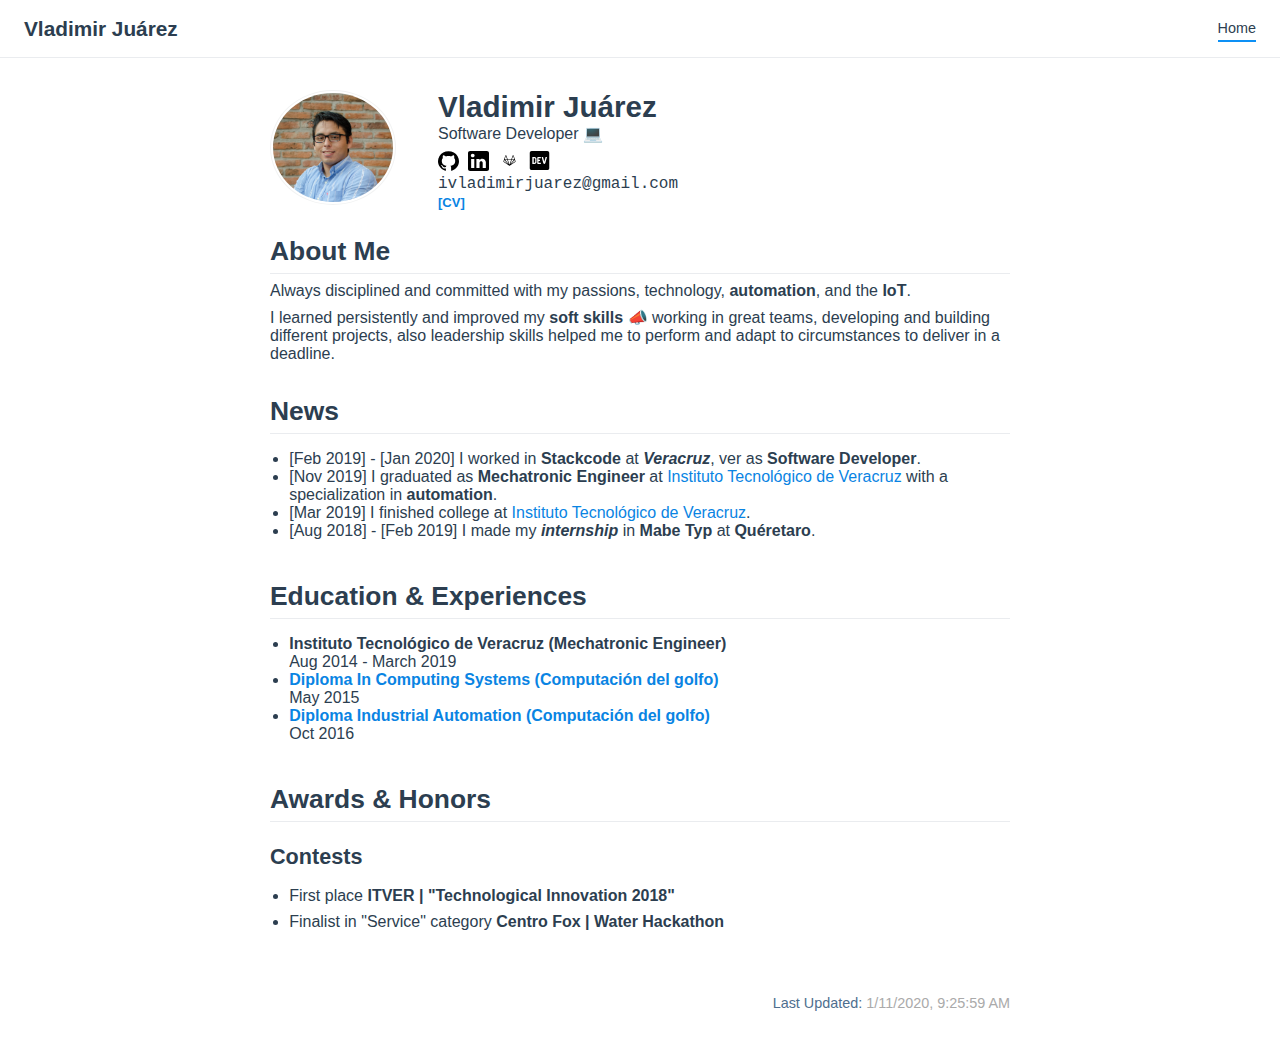
<file: index.html>
<!DOCTYPE html>
<html lang="en-US">
  <head>
    <meta charset="utf-8">
    <meta name="viewport" content="width=device-width,initial-scale=1">
    <title>Vladimir Juárez</title>
    <meta name="description" content="The description of the site.">
    <link rel="icon" href="/logo.png">
    
    <link rel="preload" href="/assets/css/0.styles.b7449495.css" as="style"><link rel="preload" href="/assets/js/app.80402324.js" as="script"><link rel="preload" href="/assets/js/2.075c92d6.js" as="script"><link rel="preload" href="/assets/js/7.9bd7fcdf.js" as="script"><link rel="preload" href="/assets/js/4.9dccd740.js" as="script"><link rel="prefetch" href="/assets/js/10.23a08a59.js"><link rel="prefetch" href="/assets/js/11.7f446b4d.js"><link rel="prefetch" href="/assets/js/12.45c3cc7c.js"><link rel="prefetch" href="/assets/js/13.9e7f94f6.js"><link rel="prefetch" href="/assets/js/14.843b30e7.js"><link rel="prefetch" href="/assets/js/15.33285863.js"><link rel="prefetch" href="/assets/js/16.cf9fee51.js"><link rel="prefetch" href="/assets/js/3.06951db2.js"><link rel="prefetch" href="/assets/js/5.54adec9b.js"><link rel="prefetch" href="/assets/js/6.67793f9c.js"><link rel="prefetch" href="/assets/js/8.0b9ac142.js"><link rel="prefetch" href="/assets/js/9.cc37005e.js">
    <link rel="stylesheet" href="/assets/css/0.styles.b7449495.css">
  </head>
  <body>
    <div id="app" data-server-rendered="true"><div class="theme-container no-sidebar home-page"><header class="navbar"><div class="sidebar-button"><svg xmlns="http://www.w3.org/2000/svg" aria-hidden="true" role="img" viewBox="0 0 448 512" class="icon"><path fill="currentColor" d="M436 124H12c-6.627 0-12-5.373-12-12V80c0-6.627 5.373-12 12-12h424c6.627 0 12 5.373 12 12v32c0 6.627-5.373 12-12 12zm0 160H12c-6.627 0-12-5.373-12-12v-32c0-6.627 5.373-12 12-12h424c6.627 0 12 5.373 12 12v32c0 6.627-5.373 12-12 12zm0 160H12c-6.627 0-12-5.373-12-12v-32c0-6.627 5.373-12 12-12h424c6.627 0 12 5.373 12 12v32c0 6.627-5.373 12-12 12z"></path></svg></div> <a href="/" class="home-link router-link-exact-active router-link-active"><!----> <span class="site-name">Vladimir Juárez</span></a> <div class="links"><!----> <nav class="nav-links can-hide"><div class="nav-item"><a href="/" class="nav-link router-link-exact-active router-link-active">Home</a></div> <!----></nav></div></header> <div class="sidebar-mask"></div> <aside class="sidebar"><nav class="nav-links"><div class="nav-item"><a href="/" class="nav-link router-link-exact-active router-link-active">Home</a></div> <!----></nav>  <!----> </aside> <main class="page"> <div class="theme-default-content content__default"><div class="profile"><div class="image"><img src="/profile.jpg" alt></div> <div class="info"><div class="name">
      Vladimir Juárez
    </div> <div class="bio"><p>Software Developer 💻</p></div> <div class="socials"><div><a href="https://github.com/vladimirjv" target="_blank"><img src="/icons/github.svg" alt="github" title="github"></a></div><div><a href="https://www.linkedin.com/in/vladimir-juarez/" target="_blank"><img src="/icons/linkedin-mono.svg" alt="linkedin" title="linkedin"></a></div><div><a href="https://gitlab.com/vladimirjv" target="_blank"><img src="/icons/gitlab-mono.svg" alt="gitlab" title="gitlab"></a></div><div><a href="https://dev.to/vladimirjv" target="_blank"><img src="/icons/devto.svg" alt="devto" title="devto"></a></div></div> <div class="contact"><div title="Contact me" class="email">ivladimirjuarez@gmail.com</div></div> <div><a target="_blank" href="docs/ivladimirjuarezcv.pdf" title="Download my CV in PDF"><font size="2em" color=""><b>[CV]</b></font></a></div></div></div> <h2 id="about-me">About Me</h2> <p>Always disciplined and committed with my passions, technology, <strong>automation</strong>, and the <strong>IoT</strong>.</p> <p>I learned persistently and improved my <strong>soft skills</strong> 📣 working in great teams, developing and building different projects, also leadership skills helped me to perform and adapt to circumstances to deliver in a deadline.</p> <h2 id="news">News</h2> <ul><li>[Feb 2019] - [Jan 2020] I worked in <strong>Stackcode</strong> at <em><strong>Veracruz</strong></em>, ver as <strong>Software Developer</strong>.</li> <li>[Nov 2019] I graduated as <strong>Mechatronic Engineer</strong> at <a href="http://www.itver.edu.mx/" target="_blank" rel="noopener noreferrer">Instituto Tecnológico de Veracruz<svg xmlns="http://www.w3.org/2000/svg" aria-hidden="true" x="0px" y="0px" viewBox="0 0 100 100" width="15" height="15" class="icon outbound"><path fill="currentColor" d="M18.8,85.1h56l0,0c2.2,0,4-1.8,4-4v-32h-8v28h-48v-48h28v-8h-32l0,0c-2.2,0-4,1.8-4,4v56C14.8,83.3,16.6,85.1,18.8,85.1z"></path> <polygon fill="currentColor" points="45.7,48.7 51.3,54.3 77.2,28.5 77.2,37.2 85.2,37.2 85.2,14.9 62.8,14.9 62.8,22.9 71.5,22.9"></polygon></svg></a> with a specialization in <strong>automation</strong>.</li> <li>[Mar 2019] I finished college at <a href="http://www.itver.edu.mx/" target="_blank" rel="noopener noreferrer">Instituto Tecnológico de Veracruz<svg xmlns="http://www.w3.org/2000/svg" aria-hidden="true" x="0px" y="0px" viewBox="0 0 100 100" width="15" height="15" class="icon outbound"><path fill="currentColor" d="M18.8,85.1h56l0,0c2.2,0,4-1.8,4-4v-32h-8v28h-48v-48h28v-8h-32l0,0c-2.2,0-4,1.8-4,4v56C14.8,83.3,16.6,85.1,18.8,85.1z"></path> <polygon fill="currentColor" points="45.7,48.7 51.3,54.3 77.2,28.5 77.2,37.2 85.2,37.2 85.2,14.9 62.8,14.9 62.8,22.9 71.5,22.9"></polygon></svg></a>.</li> <li>[Aug 2018] - [Feb 2019] I made my <em><strong>internship</strong></em> in <strong>Mabe Typ</strong> at <strong>Quéretaro</strong>.</li></ul> <h2 id="education-experiences">Education &amp; Experiences</h2> <ul><li><strong>Instituto Tecnológico de Veracruz (Mechatronic Engineer)</strong> <br>
Aug 2014 - March 2019</li> <li><a href="docs/systemsDiploma.pdf"><strong>Diploma In Computing Systems (Computación del golfo)</strong></a> <br>
May 2015</li> <li><a href="docs/automationDiploma.pdf"><strong>Diploma Industrial Automation (Computación del golfo)</strong></a> <br>
Oct 2016</li></ul> <h2 id="awards-honors">Awards &amp; Honors</h2> <h3 id="contests">Contests</h3> <ul><li><p>First place <strong>ITVER | &quot;Technological Innovation 2018&quot;</strong></p></li> <li><p>Finalist in &quot;Service&quot; category <strong>Centro Fox | Water Hackathon</strong></p></li></ul></div> <footer class="page-edit"><!----> <div class="last-updated"><span class="prefix">Last Updated:</span> <span class="time">1/11/2020, 9:25:59 AM</span></div></footer> <!----> </main></div><div class="global-ui"></div></div>
    <script src="/assets/js/app.80402324.js" defer></script><script src="/assets/js/2.075c92d6.js" defer></script><script src="/assets/js/7.9bd7fcdf.js" defer></script><script src="/assets/js/4.9dccd740.js" defer></script>
  </body>
</html>
</file>
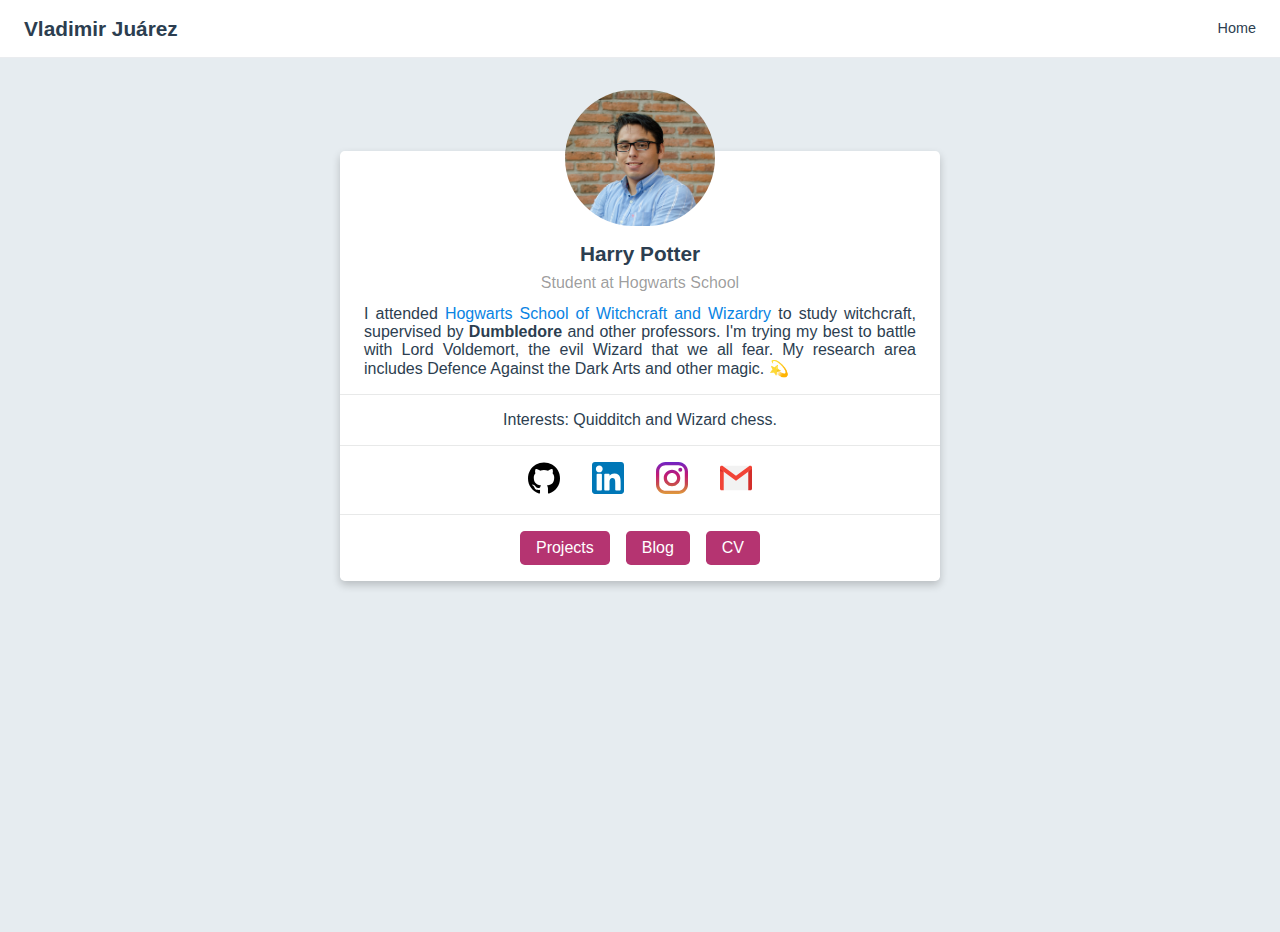
<file: about/index.html>
<!DOCTYPE html>
<html lang="en-US">
  <head>
    <meta charset="utf-8">
    <meta name="viewport" content="width=device-width,initial-scale=1">
    <title>Vladimir Juárez</title>
    <meta name="description" content="The biography and information about me.">
    <link rel="icon" href="/logo.png">
    
    <link rel="preload" href="/assets/css/0.styles.b7449495.css" as="style"><link rel="preload" href="/assets/js/app.80402324.js" as="script"><link rel="preload" href="/assets/js/2.075c92d6.js" as="script"><link rel="preload" href="/assets/js/8.0b9ac142.js" as="script"><link rel="preload" href="/assets/js/3.06951db2.js" as="script"><link rel="prefetch" href="/assets/js/10.23a08a59.js"><link rel="prefetch" href="/assets/js/11.7f446b4d.js"><link rel="prefetch" href="/assets/js/12.45c3cc7c.js"><link rel="prefetch" href="/assets/js/13.9e7f94f6.js"><link rel="prefetch" href="/assets/js/14.843b30e7.js"><link rel="prefetch" href="/assets/js/15.33285863.js"><link rel="prefetch" href="/assets/js/16.cf9fee51.js"><link rel="prefetch" href="/assets/js/4.9dccd740.js"><link rel="prefetch" href="/assets/js/5.54adec9b.js"><link rel="prefetch" href="/assets/js/6.67793f9c.js"><link rel="prefetch" href="/assets/js/7.9bd7fcdf.js"><link rel="prefetch" href="/assets/js/9.cc37005e.js">
    <link rel="stylesheet" href="/assets/css/0.styles.b7449495.css">
  </head>
  <body>
    <div id="app" data-server-rendered="true"><div class="theme-container no-sidebar about-page"><header class="navbar"><div class="sidebar-button"><svg xmlns="http://www.w3.org/2000/svg" aria-hidden="true" role="img" viewBox="0 0 448 512" class="icon"><path fill="currentColor" d="M436 124H12c-6.627 0-12-5.373-12-12V80c0-6.627 5.373-12 12-12h424c6.627 0 12 5.373 12 12v32c0 6.627-5.373 12-12 12zm0 160H12c-6.627 0-12-5.373-12-12v-32c0-6.627 5.373-12 12-12h424c6.627 0 12 5.373 12 12v32c0 6.627-5.373 12-12 12zm0 160H12c-6.627 0-12-5.373-12-12v-32c0-6.627 5.373-12 12-12h424c6.627 0 12 5.373 12 12v32c0 6.627-5.373 12-12 12z"></path></svg></div> <a href="/" class="home-link router-link-active"><!----> <span class="site-name">Vladimir Juárez</span></a> <div class="links"><!----> <nav class="nav-links can-hide"><div class="nav-item"><a href="/" class="nav-link">Home</a></div> <!----></nav></div></header> <div class="sidebar-mask"></div> <aside class="sidebar"><nav class="nav-links"><div class="nav-item"><a href="/" class="nav-link">Home</a></div> <!----></nav>  <!----> </aside> <main class="page"> <div class="theme-default-content content__default"><div class="about-card"><div class="avatar"><img src="/profile.jpg" alt></div> <div class="card"><div class="bio"><div class="head"><span>
          Harry Potter
        </span></div> <div class="info"><span>
          Student at Hogwarts School
        </span></div> <div class="description"><p>I attended <a href="https://en.wikipedia.org/wiki/Hogwarts" target="_blank" rel="noopener noreferrer">Hogwarts School of Witchcraft and Wizardry<svg xmlns="http://www.w3.org/2000/svg" aria-hidden="true" x="0px" y="0px" viewBox="0 0 100 100" width="15" height="15" class="icon outbound"><path fill="currentColor" d="M18.8,85.1h56l0,0c2.2,0,4-1.8,4-4v-32h-8v28h-48v-48h28v-8h-32l0,0c-2.2,0-4,1.8-4,4v56C14.8,83.3,16.6,85.1,18.8,85.1z"></path> <polygon fill="currentColor" points="45.7,48.7 51.3,54.3 77.2,28.5 77.2,37.2 85.2,37.2 85.2,14.9 62.8,14.9 62.8,22.9 71.5,22.9"></polygon></svg></a> to study witchcraft, supervised by <strong>Dumbledore</strong> and other professors. I'm trying my best to battle with Lord Voldemort, the evil Wizard that we all fear. My research area includes Defence Against the Dark Arts and other magic. 💫</p></div></div> <div class="interests"><span>
        Interests: Quidditch and Wizard chess.
      </span></div> <div class="socials"><div><a href="https://github.com/mtobeiyf" target="_blank"><img src="/icons/github.svg" alt="github" title="github"></a></div><div><a href="https://www.linkedin.com" target="_blank"><img src="/icons/linkedin.svg" alt="linkedin" title="linkedin"></a></div><div><a href="https://www.instagram.com" target="_blank"><img src="/icons/instagram.svg" alt="instagram" title="instagram"></a></div><div><a href="mailto:harry[at]gmail.com" target="_blank"><img src="/icons/email.svg" alt="email" title="email"></a></div></div> <div class="actions"><div><a href="/projects/" target="" class="button">
          Projects
        </a></div><div><a href="https://github.com/mtobeiyf" target="_blank" class="button">
          Blog
        </a></div><div><a href="/article/" target="" class="button">
          CV
        </a></div></div></div></div></div> <footer class="page-edit"><!----> <div class="last-updated"><span class="prefix">Last Updated:</span> <span class="time">1/2/2020, 10:57:27 PM</span></div></footer> <!----> </main></div><div class="global-ui"></div></div>
    <script src="/assets/js/app.80402324.js" defer></script><script src="/assets/js/2.075c92d6.js" defer></script><script src="/assets/js/8.0b9ac142.js" defer></script><script src="/assets/js/3.06951db2.js" defer></script>
  </body>
</html>
</file>
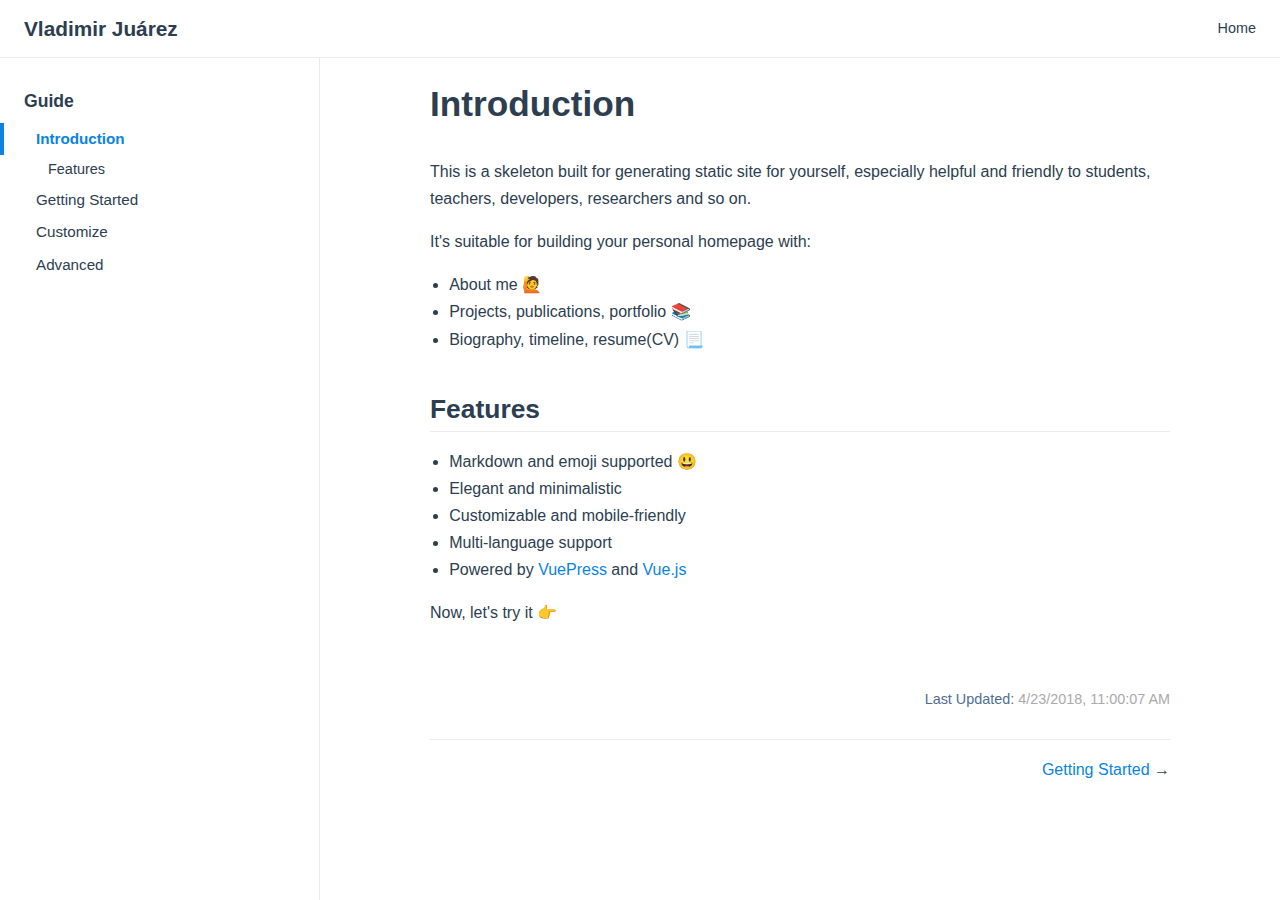
<file: guide/index.html>
<!DOCTYPE html>
<html lang="en-US">
  <head>
    <meta charset="utf-8">
    <meta name="viewport" content="width=device-width,initial-scale=1">
    <title>Introduction | Vladimir Juárez</title>
    <meta name="description" content="The description of the site.">
    <link rel="icon" href="/logo.png">
    
    <link rel="preload" href="/assets/css/0.styles.b7449495.css" as="style"><link rel="preload" href="/assets/js/app.80402324.js" as="script"><link rel="preload" href="/assets/js/2.075c92d6.js" as="script"><link rel="preload" href="/assets/js/12.45c3cc7c.js" as="script"><link rel="prefetch" href="/assets/js/10.23a08a59.js"><link rel="prefetch" href="/assets/js/11.7f446b4d.js"><link rel="prefetch" href="/assets/js/13.9e7f94f6.js"><link rel="prefetch" href="/assets/js/14.843b30e7.js"><link rel="prefetch" href="/assets/js/15.33285863.js"><link rel="prefetch" href="/assets/js/16.cf9fee51.js"><link rel="prefetch" href="/assets/js/3.06951db2.js"><link rel="prefetch" href="/assets/js/4.9dccd740.js"><link rel="prefetch" href="/assets/js/5.54adec9b.js"><link rel="prefetch" href="/assets/js/6.67793f9c.js"><link rel="prefetch" href="/assets/js/7.9bd7fcdf.js"><link rel="prefetch" href="/assets/js/8.0b9ac142.js"><link rel="prefetch" href="/assets/js/9.cc37005e.js">
    <link rel="stylesheet" href="/assets/css/0.styles.b7449495.css">
  </head>
  <body>
    <div id="app" data-server-rendered="true"><div class="theme-container"><header class="navbar"><div class="sidebar-button"><svg xmlns="http://www.w3.org/2000/svg" aria-hidden="true" role="img" viewBox="0 0 448 512" class="icon"><path fill="currentColor" d="M436 124H12c-6.627 0-12-5.373-12-12V80c0-6.627 5.373-12 12-12h424c6.627 0 12 5.373 12 12v32c0 6.627-5.373 12-12 12zm0 160H12c-6.627 0-12-5.373-12-12v-32c0-6.627 5.373-12 12-12h424c6.627 0 12 5.373 12 12v32c0 6.627-5.373 12-12 12zm0 160H12c-6.627 0-12-5.373-12-12v-32c0-6.627 5.373-12 12-12h424c6.627 0 12 5.373 12 12v32c0 6.627-5.373 12-12 12z"></path></svg></div> <a href="/" class="home-link router-link-active"><!----> <span class="site-name">Vladimir Juárez</span></a> <div class="links"><!----> <nav class="nav-links can-hide"><div class="nav-item"><a href="/" class="nav-link">Home</a></div> <!----></nav></div></header> <div class="sidebar-mask"></div> <aside class="sidebar"><nav class="nav-links"><div class="nav-item"><a href="/" class="nav-link">Home</a></div> <!----></nav>  <ul class="sidebar-links"><li><section class="sidebar-group depth-0"><p class="sidebar-heading open"><span>Guide</span> <!----></p> <ul class="sidebar-links sidebar-group-items"><li><a href="/guide/" class="active sidebar-link">Introduction</a><ul class="sidebar-sub-headers"><li class="sidebar-sub-header"><a href="/guide/#features" class="sidebar-link">Features</a></li></ul></li><li><a href="/guide/getting-started.html" class="sidebar-link">Getting Started</a></li><li><a href="/guide/customize.html" class="sidebar-link">Customize</a></li><li><a href="/guide/advanced.html" class="sidebar-link">Advanced</a></li></ul></section></li></ul> </aside> <main class="page"> <div class="theme-default-content content__default"><h1 id="introduction">Introduction</h1> <p>This is a skeleton built for generating static site for yourself, especially helpful and friendly to students, teachers, developers, researchers and so on.</p> <p>It's suitable for building your personal homepage with:</p> <ul><li>About me 🙋</li> <li>Projects, publications, portfolio 📚</li> <li>Biography, timeline, resume(CV) 📃</li></ul> <h2 id="features">Features</h2> <ul><li>Markdown and emoji supported 😃</li> <li>Elegant and minimalistic</li> <li>Customizable and mobile-friendly</li> <li>Multi-language support</li> <li>Powered by <a href="https://vuepress.vuejs.org/" target="_blank" rel="noopener noreferrer">VuePress<svg xmlns="http://www.w3.org/2000/svg" aria-hidden="true" x="0px" y="0px" viewBox="0 0 100 100" width="15" height="15" class="icon outbound"><path fill="currentColor" d="M18.8,85.1h56l0,0c2.2,0,4-1.8,4-4v-32h-8v28h-48v-48h28v-8h-32l0,0c-2.2,0-4,1.8-4,4v56C14.8,83.3,16.6,85.1,18.8,85.1z"></path> <polygon fill="currentColor" points="45.7,48.7 51.3,54.3 77.2,28.5 77.2,37.2 85.2,37.2 85.2,14.9 62.8,14.9 62.8,22.9 71.5,22.9"></polygon></svg></a> and <a href="https://vuejs.org/" target="_blank" rel="noopener noreferrer">Vue.js<svg xmlns="http://www.w3.org/2000/svg" aria-hidden="true" x="0px" y="0px" viewBox="0 0 100 100" width="15" height="15" class="icon outbound"><path fill="currentColor" d="M18.8,85.1h56l0,0c2.2,0,4-1.8,4-4v-32h-8v28h-48v-48h28v-8h-32l0,0c-2.2,0-4,1.8-4,4v56C14.8,83.3,16.6,85.1,18.8,85.1z"></path> <polygon fill="currentColor" points="45.7,48.7 51.3,54.3 77.2,28.5 77.2,37.2 85.2,37.2 85.2,14.9 62.8,14.9 62.8,22.9 71.5,22.9"></polygon></svg></a></li></ul> <p>Now, let's try it 👉</p></div> <footer class="page-edit"><!----> <div class="last-updated"><span class="prefix">Last Updated:</span> <span class="time">4/23/2018, 11:00:07 AM</span></div></footer> <div class="page-nav"><p class="inner"><!----> <span class="next"><a href="/guide/getting-started.html">Getting Started</a>
      →
    </span></p></div> </main></div><div class="global-ui"></div></div>
    <script src="/assets/js/app.80402324.js" defer></script><script src="/assets/js/2.075c92d6.js" defer></script><script src="/assets/js/12.45c3cc7c.js" defer></script>
  </body>
</html>
</file>
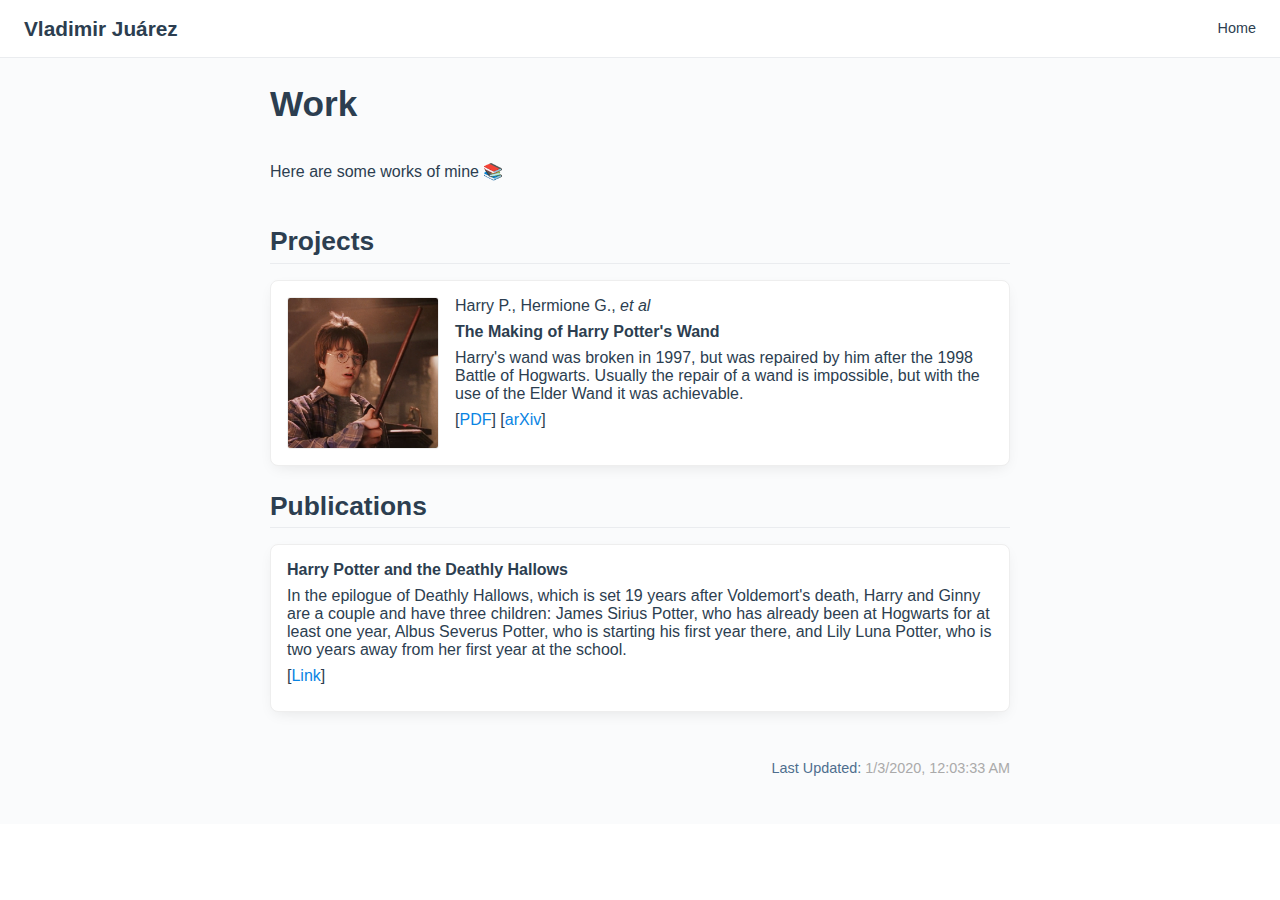
<file: projects/index.html>
<!DOCTYPE html>
<html lang="en-US">
  <head>
    <meta charset="utf-8">
    <meta name="viewport" content="width=device-width,initial-scale=1">
    <title>Work | Vladimir Juárez</title>
    <meta name="description" content="The description of the site.">
    <link rel="icon" href="/logo.png">
    
    <link rel="preload" href="/assets/css/0.styles.b7449495.css" as="style"><link rel="preload" href="/assets/js/app.80402324.js" as="script"><link rel="preload" href="/assets/js/2.075c92d6.js" as="script"><link rel="preload" href="/assets/js/9.cc37005e.js" as="script"><link rel="preload" href="/assets/js/5.54adec9b.js" as="script"><link rel="prefetch" href="/assets/js/10.23a08a59.js"><link rel="prefetch" href="/assets/js/11.7f446b4d.js"><link rel="prefetch" href="/assets/js/12.45c3cc7c.js"><link rel="prefetch" href="/assets/js/13.9e7f94f6.js"><link rel="prefetch" href="/assets/js/14.843b30e7.js"><link rel="prefetch" href="/assets/js/15.33285863.js"><link rel="prefetch" href="/assets/js/16.cf9fee51.js"><link rel="prefetch" href="/assets/js/3.06951db2.js"><link rel="prefetch" href="/assets/js/4.9dccd740.js"><link rel="prefetch" href="/assets/js/6.67793f9c.js"><link rel="prefetch" href="/assets/js/7.9bd7fcdf.js"><link rel="prefetch" href="/assets/js/8.0b9ac142.js">
    <link rel="stylesheet" href="/assets/css/0.styles.b7449495.css">
  </head>
  <body>
    <div id="app" data-server-rendered="true"><div class="theme-container no-sidebar projects-page"><header class="navbar"><div class="sidebar-button"><svg xmlns="http://www.w3.org/2000/svg" aria-hidden="true" role="img" viewBox="0 0 448 512" class="icon"><path fill="currentColor" d="M436 124H12c-6.627 0-12-5.373-12-12V80c0-6.627 5.373-12 12-12h424c6.627 0 12 5.373 12 12v32c0 6.627-5.373 12-12 12zm0 160H12c-6.627 0-12-5.373-12-12v-32c0-6.627 5.373-12 12-12h424c6.627 0 12 5.373 12 12v32c0 6.627-5.373 12-12 12zm0 160H12c-6.627 0-12-5.373-12-12v-32c0-6.627 5.373-12 12-12h424c6.627 0 12 5.373 12 12v32c0 6.627-5.373 12-12 12z"></path></svg></div> <a href="/" class="home-link router-link-active"><!----> <span class="site-name">Vladimir Juárez</span></a> <div class="links"><!----> <nav class="nav-links can-hide"><div class="nav-item"><a href="/" class="nav-link">Home</a></div> <!----></nav></div></header> <div class="sidebar-mask"></div> <aside class="sidebar"><nav class="nav-links"><div class="nav-item"><a href="/" class="nav-link">Home</a></div> <!----></nav>  <!----> </aside> <main class="page"> <div class="theme-default-content content__default"><h1 id="work">Work</h1> <p>Here are some works of mine 📚</p> <h2 id="projects">Projects</h2> <div class="md-card show-border"><div class="card-image"><img src="/projects/1.png" alt></div> <div class="card-content"><p>Harry P., Hermione G., <em>et al</em></p> <p><strong>The Making of Harry Potter's Wand</strong></p> <p>Harry's wand was broken in 1997, but was repaired by him after the 1998 Battle of Hogwarts. Usually the repair of a wand is impossible, but with the use of the Elder Wand it was achievable.</p> <p>[<a href="https://www.google.com" target="_blank" rel="noopener noreferrer">PDF<svg xmlns="http://www.w3.org/2000/svg" aria-hidden="true" x="0px" y="0px" viewBox="0 0 100 100" width="15" height="15" class="icon outbound"><path fill="currentColor" d="M18.8,85.1h56l0,0c2.2,0,4-1.8,4-4v-32h-8v28h-48v-48h28v-8h-32l0,0c-2.2,0-4,1.8-4,4v56C14.8,83.3,16.6,85.1,18.8,85.1z"></path> <polygon fill="currentColor" points="45.7,48.7 51.3,54.3 77.2,28.5 77.2,37.2 85.2,37.2 85.2,14.9 62.8,14.9 62.8,22.9 71.5,22.9"></polygon></svg></a>] [<a href="https://arxiv.org" target="_blank" rel="noopener noreferrer">arXiv<svg xmlns="http://www.w3.org/2000/svg" aria-hidden="true" x="0px" y="0px" viewBox="0 0 100 100" width="15" height="15" class="icon outbound"><path fill="currentColor" d="M18.8,85.1h56l0,0c2.2,0,4-1.8,4-4v-32h-8v28h-48v-48h28v-8h-32l0,0c-2.2,0-4,1.8-4,4v56C14.8,83.3,16.6,85.1,18.8,85.1z"></path> <polygon fill="currentColor" points="45.7,48.7 51.3,54.3 77.2,28.5 77.2,37.2 85.2,37.2 85.2,14.9 62.8,14.9 62.8,22.9 71.5,22.9"></polygon></svg></a>]</p></div></div> <h2 id="publications">Publications</h2> <div class="md-card show-border"><!----> <div class="card-content"><p><strong>Harry Potter and the Deathly Hallows</strong></p> <p>In the epilogue of Deathly Hallows, which is set 19 years after Voldemort's death, Harry and Ginny are a couple and have three children: James Sirius Potter, who has already been at Hogwarts for at least one year, Albus Severus Potter, who is starting his first year there, and Lily Luna Potter, who is two years away from her first year at the school.</p> <p>[<a href="https://www.google.com" target="_blank" rel="noopener noreferrer">Link<svg xmlns="http://www.w3.org/2000/svg" aria-hidden="true" x="0px" y="0px" viewBox="0 0 100 100" width="15" height="15" class="icon outbound"><path fill="currentColor" d="M18.8,85.1h56l0,0c2.2,0,4-1.8,4-4v-32h-8v28h-48v-48h28v-8h-32l0,0c-2.2,0-4,1.8-4,4v56C14.8,83.3,16.6,85.1,18.8,85.1z"></path> <polygon fill="currentColor" points="45.7,48.7 51.3,54.3 77.2,28.5 77.2,37.2 85.2,37.2 85.2,14.9 62.8,14.9 62.8,22.9 71.5,22.9"></polygon></svg></a>]</p></div></div></div> <footer class="page-edit"><!----> <div class="last-updated"><span class="prefix">Last Updated:</span> <span class="time">1/3/2020, 12:03:33 AM</span></div></footer> <!----> </main></div><div class="global-ui"></div></div>
    <script src="/assets/js/app.80402324.js" defer></script><script src="/assets/js/2.075c92d6.js" defer></script><script src="/assets/js/9.cc37005e.js" defer></script><script src="/assets/js/5.54adec9b.js" defer></script>
  </body>
</html>
</file>
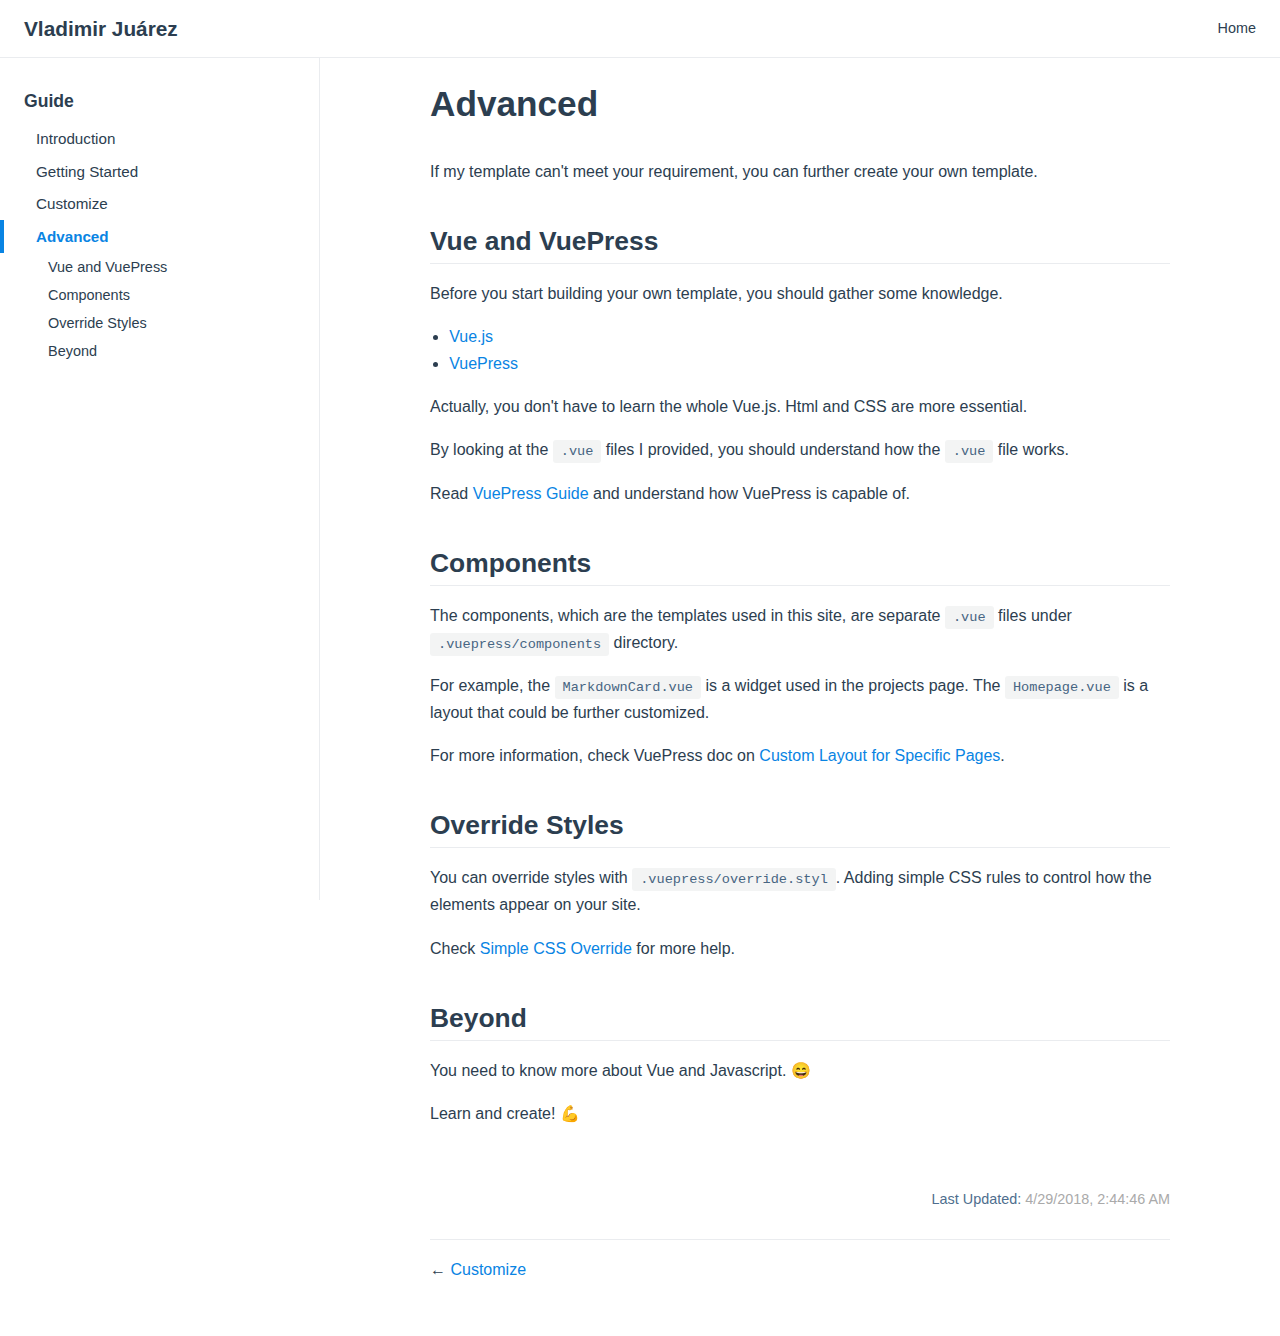
<file: guide/advanced.html>
<!DOCTYPE html>
<html lang="en-US">
  <head>
    <meta charset="utf-8">
    <meta name="viewport" content="width=device-width,initial-scale=1">
    <title>Advanced | Vladimir Juárez</title>
    <meta name="description" content="The description of the site.">
    <link rel="icon" href="/logo.png">
    
    <link rel="preload" href="/assets/css/0.styles.b7449495.css" as="style"><link rel="preload" href="/assets/js/app.80402324.js" as="script"><link rel="preload" href="/assets/js/2.075c92d6.js" as="script"><link rel="preload" href="/assets/js/13.9e7f94f6.js" as="script"><link rel="prefetch" href="/assets/js/10.23a08a59.js"><link rel="prefetch" href="/assets/js/11.7f446b4d.js"><link rel="prefetch" href="/assets/js/12.45c3cc7c.js"><link rel="prefetch" href="/assets/js/14.843b30e7.js"><link rel="prefetch" href="/assets/js/15.33285863.js"><link rel="prefetch" href="/assets/js/16.cf9fee51.js"><link rel="prefetch" href="/assets/js/3.06951db2.js"><link rel="prefetch" href="/assets/js/4.9dccd740.js"><link rel="prefetch" href="/assets/js/5.54adec9b.js"><link rel="prefetch" href="/assets/js/6.67793f9c.js"><link rel="prefetch" href="/assets/js/7.9bd7fcdf.js"><link rel="prefetch" href="/assets/js/8.0b9ac142.js"><link rel="prefetch" href="/assets/js/9.cc37005e.js">
    <link rel="stylesheet" href="/assets/css/0.styles.b7449495.css">
  </head>
  <body>
    <div id="app" data-server-rendered="true"><div class="theme-container"><header class="navbar"><div class="sidebar-button"><svg xmlns="http://www.w3.org/2000/svg" aria-hidden="true" role="img" viewBox="0 0 448 512" class="icon"><path fill="currentColor" d="M436 124H12c-6.627 0-12-5.373-12-12V80c0-6.627 5.373-12 12-12h424c6.627 0 12 5.373 12 12v32c0 6.627-5.373 12-12 12zm0 160H12c-6.627 0-12-5.373-12-12v-32c0-6.627 5.373-12 12-12h424c6.627 0 12 5.373 12 12v32c0 6.627-5.373 12-12 12zm0 160H12c-6.627 0-12-5.373-12-12v-32c0-6.627 5.373-12 12-12h424c6.627 0 12 5.373 12 12v32c0 6.627-5.373 12-12 12z"></path></svg></div> <a href="/" class="home-link router-link-active"><!----> <span class="site-name">Vladimir Juárez</span></a> <div class="links"><!----> <nav class="nav-links can-hide"><div class="nav-item"><a href="/" class="nav-link">Home</a></div> <!----></nav></div></header> <div class="sidebar-mask"></div> <aside class="sidebar"><nav class="nav-links"><div class="nav-item"><a href="/" class="nav-link">Home</a></div> <!----></nav>  <ul class="sidebar-links"><li><section class="sidebar-group depth-0"><p class="sidebar-heading open"><span>Guide</span> <!----></p> <ul class="sidebar-links sidebar-group-items"><li><a href="/guide/" class="sidebar-link">Introduction</a></li><li><a href="/guide/getting-started.html" class="sidebar-link">Getting Started</a></li><li><a href="/guide/customize.html" class="sidebar-link">Customize</a></li><li><a href="/guide/advanced.html" class="active sidebar-link">Advanced</a><ul class="sidebar-sub-headers"><li class="sidebar-sub-header"><a href="/guide/advanced.html#vue-and-vuepress" class="sidebar-link">Vue and VuePress</a></li><li class="sidebar-sub-header"><a href="/guide/advanced.html#components" class="sidebar-link">Components</a></li><li class="sidebar-sub-header"><a href="/guide/advanced.html#override-styles" class="sidebar-link">Override Styles</a></li><li class="sidebar-sub-header"><a href="/guide/advanced.html#beyond" class="sidebar-link">Beyond</a></li></ul></li></ul></section></li></ul> </aside> <main class="page"> <div class="theme-default-content content__default"><h1 id="advanced">Advanced</h1> <p>If my template can't meet your requirement, you can further create your own template.</p> <h2 id="vue-and-vuepress">Vue and VuePress</h2> <p>Before you start building your own template, you should gather some knowledge.</p> <ul><li><a href="https://vuejs.org/" target="_blank" rel="noopener noreferrer">Vue.js<svg xmlns="http://www.w3.org/2000/svg" aria-hidden="true" x="0px" y="0px" viewBox="0 0 100 100" width="15" height="15" class="icon outbound"><path fill="currentColor" d="M18.8,85.1h56l0,0c2.2,0,4-1.8,4-4v-32h-8v28h-48v-48h28v-8h-32l0,0c-2.2,0-4,1.8-4,4v56C14.8,83.3,16.6,85.1,18.8,85.1z"></path> <polygon fill="currentColor" points="45.7,48.7 51.3,54.3 77.2,28.5 77.2,37.2 85.2,37.2 85.2,14.9 62.8,14.9 62.8,22.9 71.5,22.9"></polygon></svg></a></li> <li><a href="https://vuepress.vuejs.org/" target="_blank" rel="noopener noreferrer">VuePress<svg xmlns="http://www.w3.org/2000/svg" aria-hidden="true" x="0px" y="0px" viewBox="0 0 100 100" width="15" height="15" class="icon outbound"><path fill="currentColor" d="M18.8,85.1h56l0,0c2.2,0,4-1.8,4-4v-32h-8v28h-48v-48h28v-8h-32l0,0c-2.2,0-4,1.8-4,4v56C14.8,83.3,16.6,85.1,18.8,85.1z"></path> <polygon fill="currentColor" points="45.7,48.7 51.3,54.3 77.2,28.5 77.2,37.2 85.2,37.2 85.2,14.9 62.8,14.9 62.8,22.9 71.5,22.9"></polygon></svg></a></li></ul> <p>Actually, you don't have to learn the whole Vue.js. Html and CSS are more essential.</p> <p>By looking at the <code>.vue</code> files I provided, you should understand how the <code>.vue</code> file works.</p> <p>Read <a href="https://vuepress.vuejs.org/guide/" target="_blank" rel="noopener noreferrer">VuePress Guide<svg xmlns="http://www.w3.org/2000/svg" aria-hidden="true" x="0px" y="0px" viewBox="0 0 100 100" width="15" height="15" class="icon outbound"><path fill="currentColor" d="M18.8,85.1h56l0,0c2.2,0,4-1.8,4-4v-32h-8v28h-48v-48h28v-8h-32l0,0c-2.2,0-4,1.8-4,4v56C14.8,83.3,16.6,85.1,18.8,85.1z"></path> <polygon fill="currentColor" points="45.7,48.7 51.3,54.3 77.2,28.5 77.2,37.2 85.2,37.2 85.2,14.9 62.8,14.9 62.8,22.9 71.5,22.9"></polygon></svg></a> and understand how VuePress is capable of.</p> <h2 id="components">Components</h2> <p>The components, which are the templates used in this site, are separate <code>.vue</code> files under <code>.vuepress/components</code> directory.</p> <p>For example, the <code>MarkdownCard.vue</code> is a widget used in the projects page. The <code>Homepage.vue</code> is a layout that could be further customized.</p> <p>For more information, check VuePress doc on <a href="https://vuepress.vuejs.org/default-theme-config/#custom-layout-for-specific-pages" target="_blank" rel="noopener noreferrer">Custom Layout for Specific Pages<svg xmlns="http://www.w3.org/2000/svg" aria-hidden="true" x="0px" y="0px" viewBox="0 0 100 100" width="15" height="15" class="icon outbound"><path fill="currentColor" d="M18.8,85.1h56l0,0c2.2,0,4-1.8,4-4v-32h-8v28h-48v-48h28v-8h-32l0,0c-2.2,0-4,1.8-4,4v56C14.8,83.3,16.6,85.1,18.8,85.1z"></path> <polygon fill="currentColor" points="45.7,48.7 51.3,54.3 77.2,28.5 77.2,37.2 85.2,37.2 85.2,14.9 62.8,14.9 62.8,22.9 71.5,22.9"></polygon></svg></a>.</p> <h2 id="override-styles">Override Styles</h2> <p>You can override styles with <code>.vuepress/override.styl</code>. Adding simple CSS rules to control how the elements appear on your site.</p> <p>Check <a href="https://vuepress.vuejs.org/default-theme-config/#simple-css-override" target="_blank" rel="noopener noreferrer">Simple CSS Override<svg xmlns="http://www.w3.org/2000/svg" aria-hidden="true" x="0px" y="0px" viewBox="0 0 100 100" width="15" height="15" class="icon outbound"><path fill="currentColor" d="M18.8,85.1h56l0,0c2.2,0,4-1.8,4-4v-32h-8v28h-48v-48h28v-8h-32l0,0c-2.2,0-4,1.8-4,4v56C14.8,83.3,16.6,85.1,18.8,85.1z"></path> <polygon fill="currentColor" points="45.7,48.7 51.3,54.3 77.2,28.5 77.2,37.2 85.2,37.2 85.2,14.9 62.8,14.9 62.8,22.9 71.5,22.9"></polygon></svg></a> for more help.</p> <h2 id="beyond">Beyond</h2> <p>You need to know more about Vue and Javascript. 😄</p> <p>Learn and create! 💪</p></div> <footer class="page-edit"><!----> <div class="last-updated"><span class="prefix">Last Updated:</span> <span class="time">4/29/2018, 2:44:46 AM</span></div></footer> <div class="page-nav"><p class="inner"><span class="prev">
      ←
      <a href="/guide/customize.html" class="prev">Customize</a></span> <!----></p></div> </main></div><div class="global-ui"></div></div>
    <script src="/assets/js/app.80402324.js" defer></script><script src="/assets/js/2.075c92d6.js" defer></script><script src="/assets/js/13.9e7f94f6.js" defer></script>
  </body>
</html>
</file>
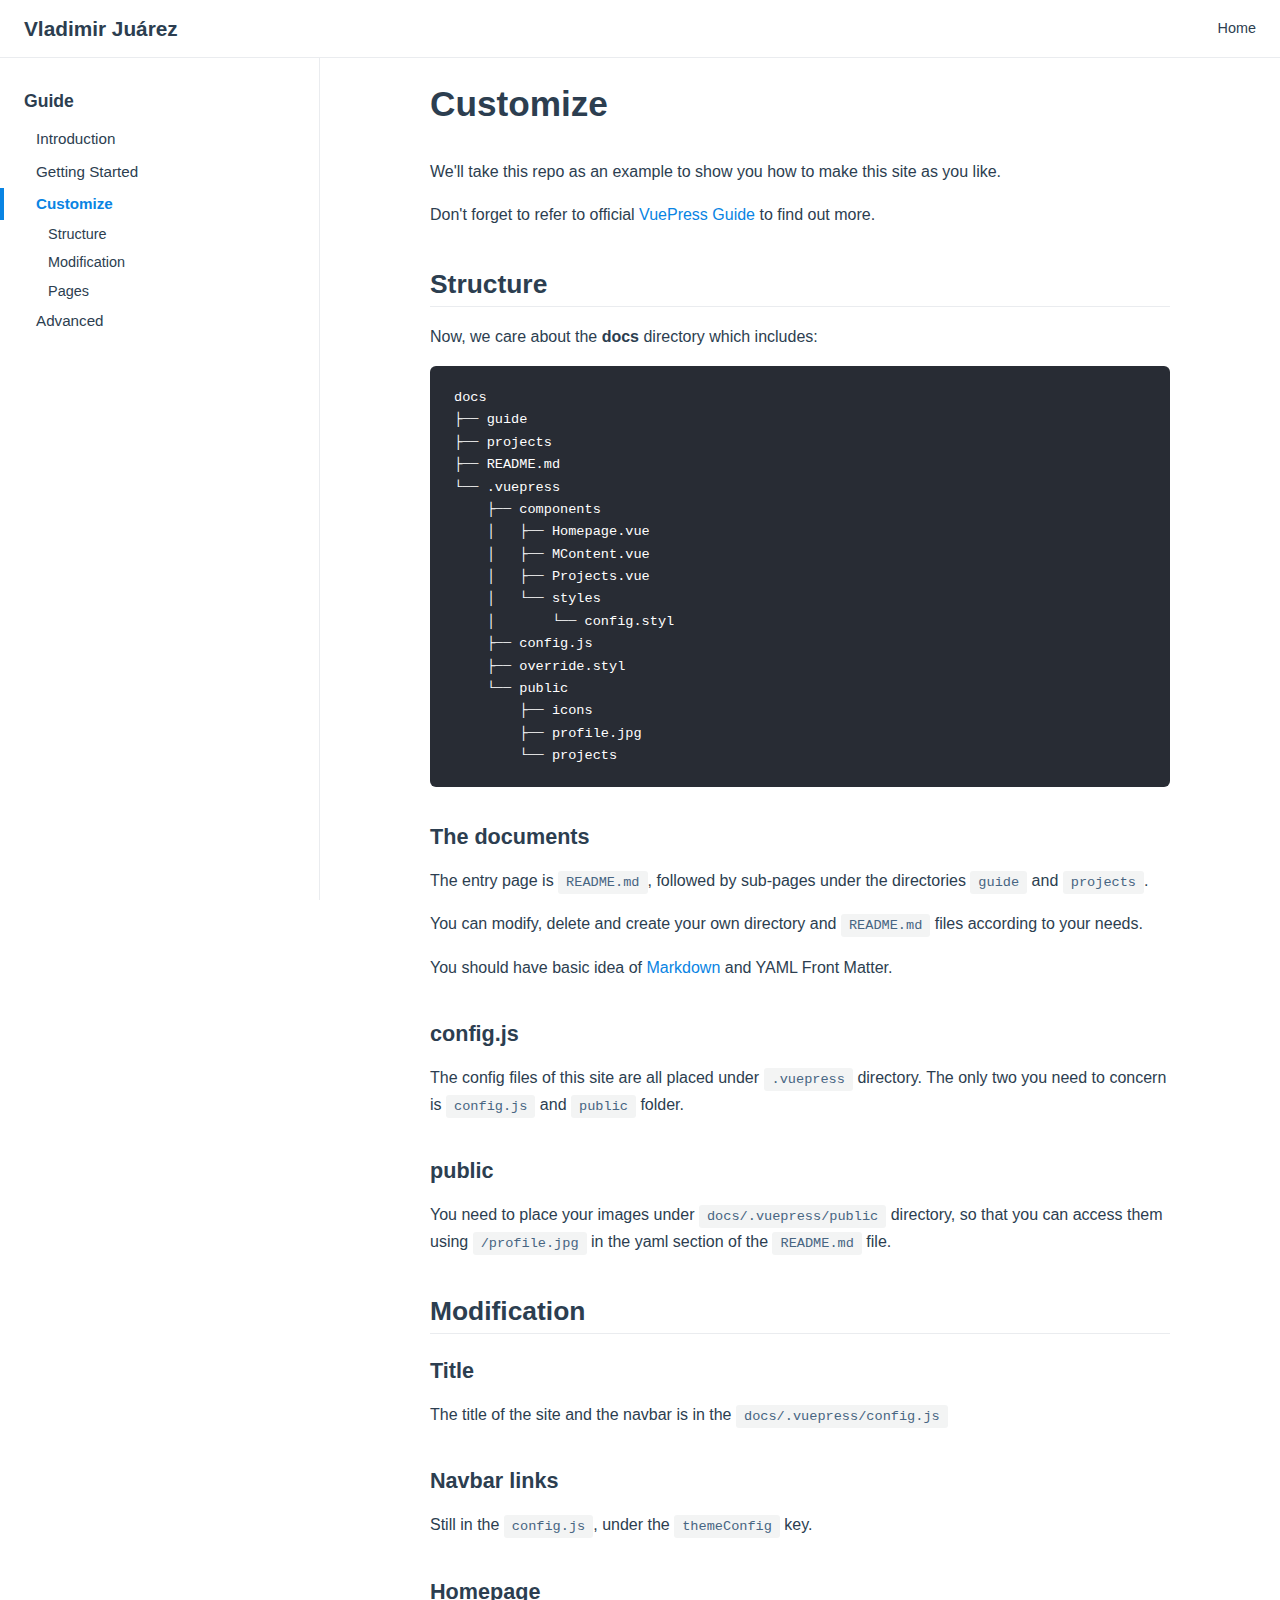
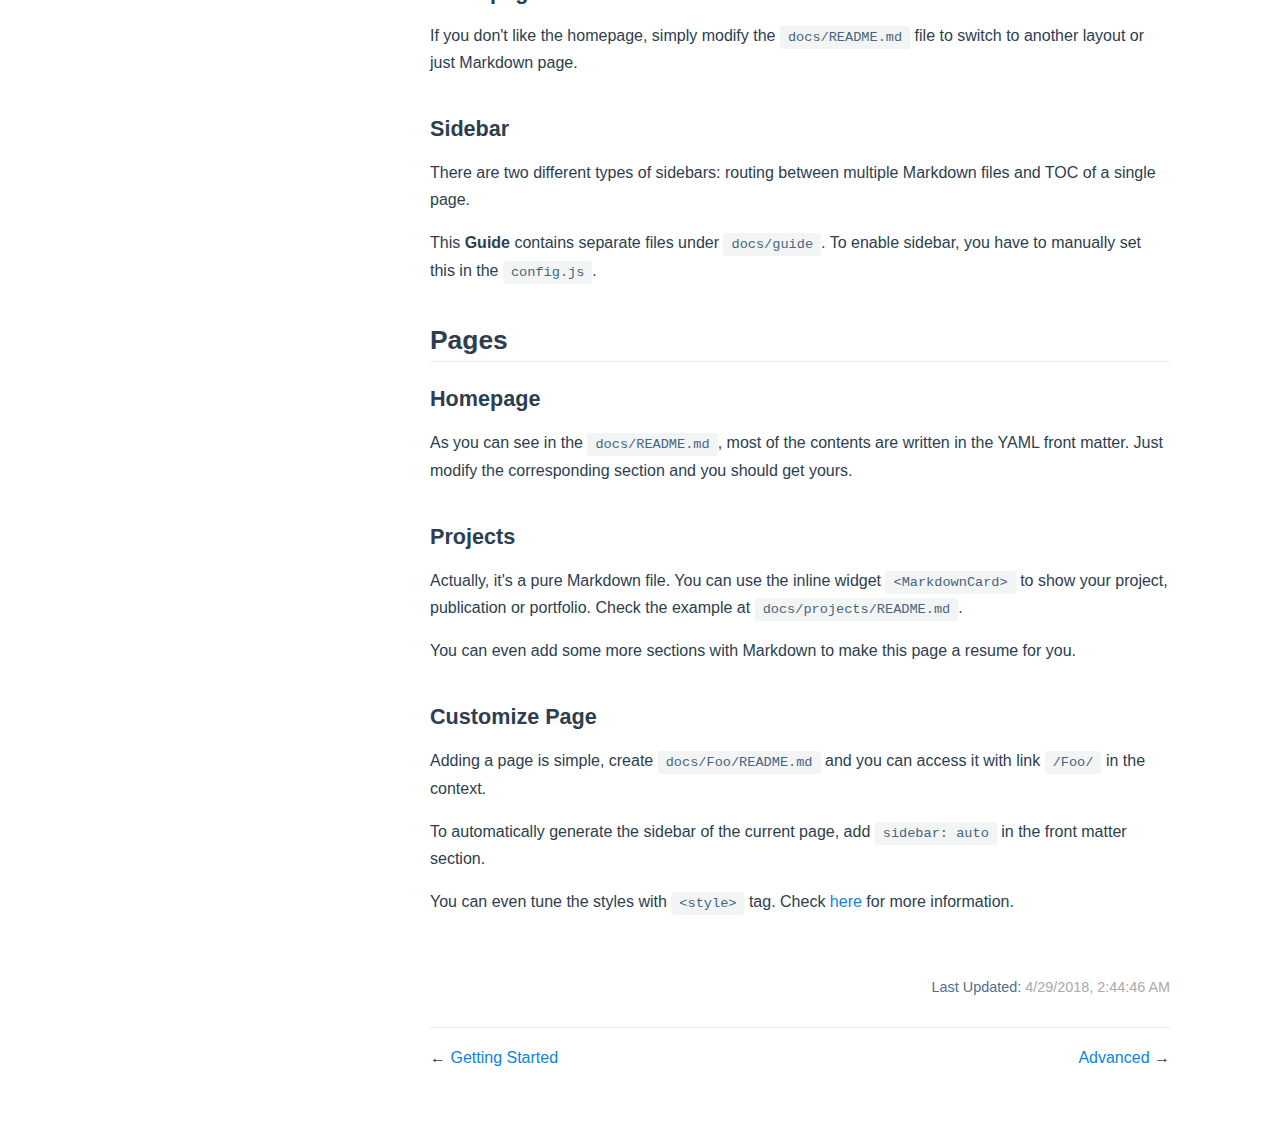
<file: guide/customize.html>
<!DOCTYPE html>
<html lang="en-US">
  <head>
    <meta charset="utf-8">
    <meta name="viewport" content="width=device-width,initial-scale=1">
    <title>Customize | Vladimir Juárez</title>
    <meta name="description" content="The description of the site.">
    <link rel="icon" href="/logo.png">
    
    <link rel="preload" href="/assets/css/0.styles.b7449495.css" as="style"><link rel="preload" href="/assets/js/app.80402324.js" as="script"><link rel="preload" href="/assets/js/2.075c92d6.js" as="script"><link rel="preload" href="/assets/js/14.843b30e7.js" as="script"><link rel="prefetch" href="/assets/js/10.23a08a59.js"><link rel="prefetch" href="/assets/js/11.7f446b4d.js"><link rel="prefetch" href="/assets/js/12.45c3cc7c.js"><link rel="prefetch" href="/assets/js/13.9e7f94f6.js"><link rel="prefetch" href="/assets/js/15.33285863.js"><link rel="prefetch" href="/assets/js/16.cf9fee51.js"><link rel="prefetch" href="/assets/js/3.06951db2.js"><link rel="prefetch" href="/assets/js/4.9dccd740.js"><link rel="prefetch" href="/assets/js/5.54adec9b.js"><link rel="prefetch" href="/assets/js/6.67793f9c.js"><link rel="prefetch" href="/assets/js/7.9bd7fcdf.js"><link rel="prefetch" href="/assets/js/8.0b9ac142.js"><link rel="prefetch" href="/assets/js/9.cc37005e.js">
    <link rel="stylesheet" href="/assets/css/0.styles.b7449495.css">
  </head>
  <body>
    <div id="app" data-server-rendered="true"><div class="theme-container"><header class="navbar"><div class="sidebar-button"><svg xmlns="http://www.w3.org/2000/svg" aria-hidden="true" role="img" viewBox="0 0 448 512" class="icon"><path fill="currentColor" d="M436 124H12c-6.627 0-12-5.373-12-12V80c0-6.627 5.373-12 12-12h424c6.627 0 12 5.373 12 12v32c0 6.627-5.373 12-12 12zm0 160H12c-6.627 0-12-5.373-12-12v-32c0-6.627 5.373-12 12-12h424c6.627 0 12 5.373 12 12v32c0 6.627-5.373 12-12 12zm0 160H12c-6.627 0-12-5.373-12-12v-32c0-6.627 5.373-12 12-12h424c6.627 0 12 5.373 12 12v32c0 6.627-5.373 12-12 12z"></path></svg></div> <a href="/" class="home-link router-link-active"><!----> <span class="site-name">Vladimir Juárez</span></a> <div class="links"><!----> <nav class="nav-links can-hide"><div class="nav-item"><a href="/" class="nav-link">Home</a></div> <!----></nav></div></header> <div class="sidebar-mask"></div> <aside class="sidebar"><nav class="nav-links"><div class="nav-item"><a href="/" class="nav-link">Home</a></div> <!----></nav>  <ul class="sidebar-links"><li><section class="sidebar-group depth-0"><p class="sidebar-heading open"><span>Guide</span> <!----></p> <ul class="sidebar-links sidebar-group-items"><li><a href="/guide/" class="sidebar-link">Introduction</a></li><li><a href="/guide/getting-started.html" class="sidebar-link">Getting Started</a></li><li><a href="/guide/customize.html" class="active sidebar-link">Customize</a><ul class="sidebar-sub-headers"><li class="sidebar-sub-header"><a href="/guide/customize.html#structure" class="sidebar-link">Structure</a></li><li class="sidebar-sub-header"><a href="/guide/customize.html#modification" class="sidebar-link">Modification</a></li><li class="sidebar-sub-header"><a href="/guide/customize.html#pages" class="sidebar-link">Pages</a></li></ul></li><li><a href="/guide/advanced.html" class="sidebar-link">Advanced</a></li></ul></section></li></ul> </aside> <main class="page"> <div class="theme-default-content content__default"><h1 id="customize">Customize</h1> <p>We'll take this repo as an example to show you how to make this site as you like.</p> <p>Don't forget to refer to official <a href="https://vuepress.vuejs.org/guide/" target="_blank" rel="noopener noreferrer">VuePress Guide<svg xmlns="http://www.w3.org/2000/svg" aria-hidden="true" x="0px" y="0px" viewBox="0 0 100 100" width="15" height="15" class="icon outbound"><path fill="currentColor" d="M18.8,85.1h56l0,0c2.2,0,4-1.8,4-4v-32h-8v28h-48v-48h28v-8h-32l0,0c-2.2,0-4,1.8-4,4v56C14.8,83.3,16.6,85.1,18.8,85.1z"></path> <polygon fill="currentColor" points="45.7,48.7 51.3,54.3 77.2,28.5 77.2,37.2 85.2,37.2 85.2,14.9 62.8,14.9 62.8,22.9 71.5,22.9"></polygon></svg></a> to find out more.</p> <h2 id="structure">Structure</h2> <p>Now, we care about the <strong>docs</strong> directory which includes:</p> <div class="language- extra-class"><pre class="language-text"><code>docs
├── guide
├── projects
├── README.md
└── .vuepress
    ├── components
    │   ├── Homepage.vue
    │   ├── MContent.vue
    │   ├── Projects.vue
    │   └── styles
    │       └── config.styl
    ├── config.js
    ├── override.styl
    └── public
        ├── icons
        ├── profile.jpg
        └── projects
</code></pre></div><h3 id="the-documents">The documents</h3> <p>The entry page is <code>README.md</code>, followed by sub-pages under the directories <code>guide</code> and <code>projects</code>.</p> <p>You can modify, delete and create your own directory and <code>README.md</code> files according to your needs.</p> <p>You should have basic idea of <a href="https://guides.github.com/features/mastering-markdown/" target="_blank" rel="noopener noreferrer">Markdown<svg xmlns="http://www.w3.org/2000/svg" aria-hidden="true" x="0px" y="0px" viewBox="0 0 100 100" width="15" height="15" class="icon outbound"><path fill="currentColor" d="M18.8,85.1h56l0,0c2.2,0,4-1.8,4-4v-32h-8v28h-48v-48h28v-8h-32l0,0c-2.2,0-4,1.8-4,4v56C14.8,83.3,16.6,85.1,18.8,85.1z"></path> <polygon fill="currentColor" points="45.7,48.7 51.3,54.3 77.2,28.5 77.2,37.2 85.2,37.2 85.2,14.9 62.8,14.9 62.8,22.9 71.5,22.9"></polygon></svg></a> and YAML Front Matter.</p> <h3 id="config-js">config.js</h3> <p>The config files of this site are all placed under <code>.vuepress</code> directory. The only two you need to concern is <code>config.js</code> and <code>public</code> folder.</p> <h3 id="public">public</h3> <p>You need to place your images under <code>docs/.vuepress/public</code> directory, so that you can access them using <code>/profile.jpg</code> in the yaml section of the <code>README.md</code> file.</p> <h2 id="modification">Modification</h2> <h3 id="title">Title</h3> <p>The title of the site and the navbar is in the <code>docs/.vuepress/config.js</code></p> <h3 id="navbar-links">Navbar links</h3> <p>Still in the <code>config.js</code>, under the <code>themeConfig</code> key.</p> <h3 id="homepage">Homepage</h3> <p>If you don't like the homepage, simply modify the <code>docs/README.md</code> file to switch to another layout or just Markdown page.</p> <h3 id="sidebar">Sidebar</h3> <p>There are two different types of sidebars: routing between multiple Markdown files and TOC of a single page.</p> <p>This <strong>Guide</strong> contains separate files under <code>docs/guide</code>. To enable sidebar, you have to manually set this in the <code>config.js</code>.</p> <h2 id="pages">Pages</h2> <h3 id="homepage-2">Homepage</h3> <p>As you can see in the <code>docs/README.md</code>, most of the contents are written in the YAML front matter. Just modify the corresponding section and you should get yours.</p> <h3 id="projects">Projects</h3> <p>Actually, it's a pure Markdown file. You can use the inline widget <code>&lt;MarkdownCard&gt;</code> to show your project, publication or portfolio. Check the example at <code>docs/projects/README.md</code>.</p> <p>You can even add some more sections with Markdown to make this page a resume for you.</p> <h3 id="customize-page">Customize Page</h3> <p>Adding a page is simple, create <code>docs/Foo/README.md</code> and you can access it with link <code>/Foo/</code> in the context.</p> <p>To automatically generate the sidebar of the current page, add <code>sidebar: auto</code> in the front matter section.</p> <p>You can even tune the styles with <code>&lt;style&gt;</code> tag. Check <a href="https://vuepress.vuejs.org/guide/using-vue.html#using-pre-processors" target="_blank" rel="noopener noreferrer">here<svg xmlns="http://www.w3.org/2000/svg" aria-hidden="true" x="0px" y="0px" viewBox="0 0 100 100" width="15" height="15" class="icon outbound"><path fill="currentColor" d="M18.8,85.1h56l0,0c2.2,0,4-1.8,4-4v-32h-8v28h-48v-48h28v-8h-32l0,0c-2.2,0-4,1.8-4,4v56C14.8,83.3,16.6,85.1,18.8,85.1z"></path> <polygon fill="currentColor" points="45.7,48.7 51.3,54.3 77.2,28.5 77.2,37.2 85.2,37.2 85.2,14.9 62.8,14.9 62.8,22.9 71.5,22.9"></polygon></svg></a> for more information.</p></div> <footer class="page-edit"><!----> <div class="last-updated"><span class="prefix">Last Updated:</span> <span class="time">4/29/2018, 2:44:46 AM</span></div></footer> <div class="page-nav"><p class="inner"><span class="prev">
      ←
      <a href="/guide/getting-started.html" class="prev">Getting Started</a></span> <span class="next"><a href="/guide/advanced.html">Advanced</a>
      →
    </span></p></div> </main></div><div class="global-ui"></div></div>
    <script src="/assets/js/app.80402324.js" defer></script><script src="/assets/js/2.075c92d6.js" defer></script><script src="/assets/js/14.843b30e7.js" defer></script>
  </body>
</html>
</file>
<file: assets/css/0.styles.b7449495.css>
#nprogress{pointer-events:none}#nprogress .bar{background:#0984e3;position:fixed;z-index:1031;top:0;left:0;width:100%;height:2px}#nprogress .peg{display:block;position:absolute;right:0;width:100px;height:100%;box-shadow:0 0 10px #0984e3,0 0 5px #0984e3;opacity:1;-webkit-transform:rotate(3deg) translateY(-4px);transform:rotate(3deg) translateY(-4px)}#nprogress .spinner{display:block;position:fixed;z-index:1031;top:15px;right:15px}#nprogress .spinner-icon{width:18px;height:18px;box-sizing:border-box;border-color:#0984e3 transparent transparent #0984e3;border-style:solid;border-width:2px;border-radius:50%;-webkit-animation:nprogress-spinner .4s linear infinite;animation:nprogress-spinner .4s linear infinite}.nprogress-custom-parent{overflow:hidden;position:relative}.nprogress-custom-parent #nprogress .bar,.nprogress-custom-parent #nprogress .spinner{position:absolute}@-webkit-keyframes nprogress-spinner{0%{-webkit-transform:rotate(0deg);transform:rotate(0deg)}to{-webkit-transform:rotate(1turn);transform:rotate(1turn)}}@keyframes nprogress-spinner{0%{-webkit-transform:rotate(0deg);transform:rotate(0deg)}to{-webkit-transform:rotate(1turn);transform:rotate(1turn)}}.icon.outbound{color:#aaa;display:inline-block;vertical-align:middle;position:relative;top:-1px}.home{padding:3.6rem 2rem 0;max-width:960px;margin:0 auto;display:block}.home .hero{text-align:center}.home .hero img{max-width:100%;max-height:280px;display:block;margin:3rem auto 1.5rem}.home .hero h1{font-size:3rem}.home .hero .action,.home .hero .description,.home .hero h1{margin:1.8rem auto}.home .hero .description{max-width:35rem;font-size:1.6rem;line-height:1.3;color:#6a8bad}.home .hero .action-button{display:inline-block;font-size:1.2rem;color:#fff;background-color:#0984e3;padding:.8rem 1.6rem;border-radius:4px;-webkit-transition:background-color .1s ease;transition:background-color .1s ease;box-sizing:border-box;border-bottom:1px solid #0877cc}.home .hero .action-button:hover{background-color:#1292f6}.home .features{border-top:1px solid #eaecef;padding:1.2rem 0;margin-top:2.5rem;display:-webkit-box;display:flex;flex-wrap:wrap;-webkit-box-align:start;align-items:flex-start;align-content:stretch;-webkit-box-pack:justify;justify-content:space-between}.home .feature{-webkit-box-flex:1;flex-grow:1;flex-basis:30%;max-width:30%}.home .feature h2{font-size:1.4rem;font-weight:500;border-bottom:none;padding-bottom:0;color:#3a5169}.home .feature p{color:#4e6e8e}.home .footer{padding:2.5rem;border-top:1px solid #eaecef;text-align:center;color:#4e6e8e}@media (max-width:719px){.home .features{-webkit-box-orient:vertical;-webkit-box-direction:normal;flex-direction:column}.home .feature{max-width:100%;padding:0 2.5rem}}@media (max-width:419px){.home{padding-left:1.5rem;padding-right:1.5rem}.home .hero img{max-height:210px;margin:2rem auto 1.2rem}.home .hero h1{font-size:2rem}.home .hero .action,.home .hero .description,.home .hero h1{margin:1.2rem auto}.home .hero .description{font-size:1.2rem}.home .hero .action-button{font-size:1rem;padding:.6rem 1.2rem}.home .feature h2{font-size:1.25rem}}.search-box{display:inline-block;position:relative;margin-right:1rem}.search-box input{cursor:text;width:10rem;height:2rem;color:#4e6e8e;display:inline-block;border:1px solid #cfd4db;border-radius:2rem;font-size:.9rem;line-height:2rem;padding:0 .5rem 0 2rem;outline:none;-webkit-transition:all .2s ease;transition:all .2s ease;background:#fff url(/assets/img/search.83621669.svg) .6rem .5rem no-repeat;background-size:1rem}.search-box input:focus{cursor:auto;border-color:#0984e3}.search-box .suggestions{background:#fff;width:20rem;position:absolute;top:1.5rem;border:1px solid #cfd4db;border-radius:6px;padding:.4rem;list-style-type:none}.search-box .suggestions.align-right{right:0}.search-box .suggestion{line-height:1.4;padding:.4rem .6rem;border-radius:4px;cursor:pointer}.search-box .suggestion a{white-space:normal;color:#5d82a6}.search-box .suggestion a .page-title{font-weight:600}.search-box .suggestion a .header{font-size:.9em;margin-left:.25em}.search-box .suggestion.focused{background-color:#f3f4f5}.search-box .suggestion.focused a{color:#0984e3}@media (max-width:959px){.search-box input{cursor:pointer;width:0;border-color:transparent;position:relative}.search-box input:focus{cursor:text;left:0;width:10rem}}@media (-ms-high-contrast:none){.search-box input{height:2rem}}@media (max-width:959px) and (min-width:719px){.search-box .suggestions{left:0}}@media (max-width:719px){.search-box{margin-right:0}.search-box input{left:1rem}.search-box .suggestions{right:0}}@media (max-width:419px){.search-box .suggestions{width:calc(100vw - 4rem)}.search-box input:focus{width:8rem}}.sidebar-button{cursor:pointer;display:none;width:1.25rem;height:1.25rem;position:absolute;padding:.6rem;top:.6rem;left:1rem}.sidebar-button .icon{display:block;width:1.25rem;height:1.25rem}@media (max-width:719px){.sidebar-button{display:block}}.dropdown-enter,.dropdown-leave-to{height:0!important}.dropdown-wrapper{cursor:pointer}.dropdown-wrapper .dropdown-title{display:block;font-size:.9rem;font-family:inherit;cursor:inherit;padding:inherit;line-height:1.4rem;background:transparent;border:none;font-weight:500;color:#2c3e50}.dropdown-wrapper .dropdown-title:hover{border-color:transparent}.dropdown-wrapper .dropdown-title .arrow{vertical-align:middle;margin-top:-1px;margin-left:.4rem}.dropdown-wrapper .nav-dropdown .dropdown-item{color:inherit;line-height:1.7rem}.dropdown-wrapper .nav-dropdown .dropdown-item h4{margin:.45rem 0 0;border-top:1px solid #eee;padding:.45rem 1.5rem 0 1.25rem}.dropdown-wrapper .nav-dropdown .dropdown-item .dropdown-subitem-wrapper{padding:0;list-style:none}.dropdown-wrapper .nav-dropdown .dropdown-item .dropdown-subitem-wrapper .dropdown-subitem{font-size:.9em}.dropdown-wrapper .nav-dropdown .dropdown-item a{display:block;line-height:1.7rem;position:relative;border-bottom:none;font-weight:400;margin-bottom:0;padding:0 1.5rem 0 1.25rem}.dropdown-wrapper .nav-dropdown .dropdown-item a.router-link-active,.dropdown-wrapper .nav-dropdown .dropdown-item a:hover{color:#0984e3}.dropdown-wrapper .nav-dropdown .dropdown-item a.router-link-active:after{content:"";width:0;height:0;border-left:5px solid #0984e3;border-top:3px solid transparent;border-bottom:3px solid transparent;position:absolute;top:calc(50% - 2px);left:9px}.dropdown-wrapper .nav-dropdown .dropdown-item:first-child h4{margin-top:0;padding-top:0;border-top:0}@media (max-width:719px){.dropdown-wrapper.open .dropdown-title{margin-bottom:.5rem}.dropdown-wrapper .dropdown-title{font-weight:600;font-size:inherit}.dropdown-wrapper .dropdown-title:hover{color:#0984e3}.dropdown-wrapper .nav-dropdown{-webkit-transition:height .1s ease-out;transition:height .1s ease-out;overflow:hidden}.dropdown-wrapper .nav-dropdown .dropdown-item h4{border-top:0;margin-top:0;padding-top:0}.dropdown-wrapper .nav-dropdown .dropdown-item>a,.dropdown-wrapper .nav-dropdown .dropdown-item h4{font-size:15px;line-height:2rem}.dropdown-wrapper .nav-dropdown .dropdown-item .dropdown-subitem{font-size:14px;padding-left:1rem}}@media (min-width:719px){.dropdown-wrapper{height:1.8rem}.dropdown-wrapper.open .nav-dropdown,.dropdown-wrapper:hover .nav-dropdown{display:block!important}.dropdown-wrapper.open:blur{display:none}.dropdown-wrapper .dropdown-title .arrow{border-left:4px solid transparent;border-right:4px solid transparent;border-top:6px solid #ccc;border-bottom:0}.dropdown-wrapper .nav-dropdown{display:none;height:auto!important;box-sizing:border-box;max-height:calc(100vh - 2.7rem);overflow-y:auto;position:absolute;top:100%;right:0;background-color:#fff;padding:.6rem 0;border:1px solid;border-color:#ddd #ddd #ccc;text-align:left;border-radius:.25rem;white-space:nowrap;margin:0}}.nav-links{display:inline-block}.nav-links a{line-height:1.4rem;color:inherit}.nav-links a.router-link-active,.nav-links a:hover{color:#0984e3}.nav-links .nav-item{position:relative;display:inline-block;margin-left:1.5rem;line-height:2rem}.nav-links .nav-item:first-child{margin-left:0}.nav-links .repo-link{margin-left:1.5rem}@media (max-width:719px){.nav-links .nav-item,.nav-links .repo-link{margin-left:0}}@media (min-width:719px){.nav-links a.router-link-active,.nav-links a:hover{color:#2c3e50}.nav-item>a:not(.external).router-link-active,.nav-item>a:not(.external):hover{margin-bottom:-2px;border-bottom:2px solid #0d90f5}}.navbar{padding:.7rem 1.5rem;line-height:2.2rem}.navbar a,.navbar img,.navbar span{display:inline-block}.navbar .logo{height:2.2rem;min-width:2.2rem;margin-right:.8rem;vertical-align:top}.navbar .site-name{font-size:1.3rem;font-weight:600;color:#2c3e50;position:relative}.navbar .links{padding-left:1.5rem;box-sizing:border-box;background-color:#fff;white-space:nowrap;font-size:.9rem;position:absolute;right:1.5rem;top:.7rem;display:-webkit-box;display:flex}.navbar .links .search-box{-webkit-box-flex:0;flex:0 0 auto;vertical-align:top}@media (max-width:719px){.navbar{padding-left:4rem}.navbar .can-hide{display:none}.navbar .links{padding-left:1.5rem}.navbar .site-name{width:calc(100vw - 9.4rem);overflow:hidden;white-space:nowrap;text-overflow:ellipsis}}.page-edit{max-width:740px;margin:0 auto;padding:2rem 2.5rem}@media (max-width:959px){.page-edit{padding:2rem}}@media (max-width:419px){.page-edit{padding:1.5rem}}.page-edit{padding-top:1rem;padding-bottom:1rem;overflow:auto}.page-edit .edit-link{display:inline-block}.page-edit .edit-link a{color:#4e6e8e;margin-right:.25rem}.page-edit .last-updated{float:right;font-size:.9em}.page-edit .last-updated .prefix{font-weight:500;color:#4e6e8e}.page-edit .last-updated .time{font-weight:400;color:#aaa}@media (max-width:719px){.page-edit .edit-link{margin-bottom:.5rem}.page-edit .last-updated{font-size:.8em;float:none;text-align:left}}.page-nav{max-width:740px;margin:0 auto;padding:2rem 2.5rem}@media (max-width:959px){.page-nav{padding:2rem}}@media (max-width:419px){.page-nav{padding:1.5rem}}.page-nav{padding-top:1rem;padding-bottom:0}.page-nav .inner{min-height:2rem;margin-top:0;border-top:1px solid #eaecef;padding-top:1rem;overflow:auto}.page-nav .next{float:right}.page{padding-bottom:2rem;display:block}.sidebar-group .sidebar-group{padding-left:.5em}.sidebar-group:not(.collapsable) .sidebar-heading:not(.clickable){cursor:auto;color:inherit}.sidebar-group.is-sub-group{padding-left:0}.sidebar-group.is-sub-group>.sidebar-heading{font-size:.95em;line-height:1.4;font-weight:400;padding-left:2rem}.sidebar-group.is-sub-group>.sidebar-heading:not(.clickable){opacity:.5}.sidebar-group.is-sub-group>.sidebar-group-items{padding-left:1rem}.sidebar-group.is-sub-group>.sidebar-group-items>li>.sidebar-link{font-size:.95em;border-left:none}.sidebar-group.depth-2>.sidebar-heading{border-left:none}.sidebar-heading{color:#2c3e50;-webkit-transition:color .15s ease;transition:color .15s ease;cursor:pointer;font-size:1.1em;font-weight:700;padding:.35rem 1.5rem .35rem 1.25rem;width:100%;box-sizing:border-box;margin:0;border-left:.25rem solid transparent}.sidebar-heading.open,.sidebar-heading:hover{color:inherit}.sidebar-heading .arrow{position:relative;top:-.12em;left:.5em}.sidebar-heading.clickable.active{font-weight:600;color:#0984e3;border-left-color:#0984e3}.sidebar-heading.clickable:hover{color:#0984e3}.sidebar-group-items{-webkit-transition:height .1s ease-out;transition:height .1s ease-out;font-size:.95em;overflow:hidden}.sidebar .sidebar-sub-headers{padding-left:1rem;font-size:.95em}a.sidebar-link{font-size:1em;font-weight:400;display:inline-block;color:#2c3e50;border-left:.25rem solid transparent;padding:.35rem 1rem .35rem 1.25rem;line-height:1.4;width:100%;box-sizing:border-box}a.sidebar-link:hover{color:#0984e3}a.sidebar-link.active{font-weight:600;color:#0984e3;border-left-color:#0984e3}.sidebar-group a.sidebar-link{padding-left:2rem}.sidebar-sub-headers a.sidebar-link{padding-top:.25rem;padding-bottom:.25rem;border-left:none}.sidebar-sub-headers a.sidebar-link.active{font-weight:500}.sidebar ul{padding:0;margin:0;list-style-type:none}.sidebar a{display:inline-block}.sidebar .nav-links{display:none;border-bottom:1px solid #eaecef;padding:.5rem 0 .75rem}.sidebar .nav-links a{font-weight:600}.sidebar .nav-links .nav-item,.sidebar .nav-links .repo-link{display:block;line-height:1.25rem;font-size:1.1em;padding:.5rem 0 .5rem 1.5rem}.sidebar>.sidebar-links{padding:1.5rem 0}.sidebar>.sidebar-links>li>a.sidebar-link{font-size:1.1em;line-height:1.7;font-weight:700}.sidebar>.sidebar-links>li:not(:first-child){margin-top:.75rem}@media (max-width:719px){.sidebar .nav-links{display:block}.sidebar .nav-links .dropdown-wrapper .nav-dropdown .dropdown-item a.router-link-active:after{top:calc(1rem - 2px)}.sidebar>.sidebar-links{padding:1rem 0}}.theme-container.home-page .page{font-size:16px;font-family:lucida grande,lucida sans unicode,lucida,Helvetica Neue,Helvetica,Arial,sans-serif}.theme-container.home-page .page p{margin:0 0 .5rem}.theme-container.home-page .page ol,.theme-container.home-page .page p,.theme-container.home-page .page ul{line-height:normal}.theme-container.home-page .page a{font-weight:400}.theme-container.home-page .page .theme-default-content:not(.custom)>h2{margin-bottom:.5rem}.theme-container.home-page .page .theme-default-content:not(.custom)>h2:first-child+p{margin-top:.5rem}.theme-container.home-page .page .theme-default-content:not(.custom)>h3{padding-top:4rem}.theme-container.home-page .page .md-card{margin-top:.5em}.theme-container.home-page .page .md-card .card-image{padding:.2rem}.theme-container.home-page .page .md-card .card-image img{max-width:120px;max-height:120px}.theme-container.home-page .page .md-card .card-content p{-webkit-margin-after:.2em}@media (max-width:419px){.theme-container.home-page .page ol,.theme-container.home-page .page p,.theme-container.home-page .page ul{line-height:1.5}.theme-container.home-page .page .md-card .card-image img{width:100%;max-width:400px}}.theme-container.about-page .page{background-color:#e6ecf0;min-height:100vh}.theme-container.about-page .page .last-updated{display:none}.projects-page{background-color:#fafbfc}code[class*=language-],pre[class*=language-]{color:#ccc;background:none;font-family:Consolas,Monaco,Andale Mono,Ubuntu Mono,monospace;font-size:1em;text-align:left;white-space:pre;word-spacing:normal;word-break:normal;word-wrap:normal;line-height:1.5;-moz-tab-size:4;-o-tab-size:4;tab-size:4;-webkit-hyphens:none;-ms-hyphens:none;hyphens:none}pre[class*=language-]{padding:1em;margin:.5em 0;overflow:auto}:not(pre)>code[class*=language-],pre[class*=language-]{background:#2d2d2d}:not(pre)>code[class*=language-]{padding:.1em;border-radius:.3em;white-space:normal}.token.block-comment,.token.cdata,.token.comment,.token.doctype,.token.prolog{color:#999}.token.punctuation{color:#ccc}.token.attr-name,.token.deleted,.token.namespace,.token.tag{color:#e2777a}.token.function-name{color:#6196cc}.token.boolean,.token.function,.token.number{color:#f08d49}.token.class-name,.token.constant,.token.property,.token.symbol{color:#f8c555}.token.atrule,.token.builtin,.token.important,.token.keyword,.token.selector{color:#cc99cd}.token.attr-value,.token.char,.token.regex,.token.string,.token.variable{color:#7ec699}.token.entity,.token.operator,.token.url{color:#67cdcc}.token.bold,.token.important{font-weight:700}.token.italic{font-style:italic}.token.entity{cursor:help}.token.inserted{color:green}.theme-default-content code{color:#476582;padding:.25rem .5rem;margin:0;font-size:.85em;background-color:rgba(27,31,35,.05);border-radius:3px}.theme-default-content code .token.deleted{color:#ec5975}.theme-default-content code .token.inserted{color:#0984e3}.theme-default-content pre,.theme-default-content pre[class*=language-]{line-height:1.4;padding:1.25rem 1.5rem;margin:.85rem 0;background-color:#282c34;border-radius:6px;overflow:auto}.theme-default-content pre[class*=language-] code,.theme-default-content pre code{color:#fff;padding:0;background-color:transparent;border-radius:0}div[class*=language-]{position:relative;background-color:#282c34;border-radius:6px}div[class*=language-] .highlight-lines{-webkit-user-select:none;-ms-user-select:none;user-select:none;padding-top:1.3rem;position:absolute;top:0;left:0;width:100%;line-height:1.4}div[class*=language-] .highlight-lines .highlighted{background-color:rgba(0,0,0,.66)}div[class*=language-] pre,div[class*=language-] pre[class*=language-]{background:transparent;position:relative;z-index:1}div[class*=language-]:before{position:absolute;z-index:3;top:.8em;right:1em;font-size:.75rem;color:hsla(0,0%,100%,.4)}div[class*=language-]:not(.line-numbers-mode) .line-numbers-wrapper{display:none}div[class*=language-].line-numbers-mode .highlight-lines .highlighted{position:relative}div[class*=language-].line-numbers-mode .highlight-lines .highlighted:before{content:" ";position:absolute;z-index:3;left:0;top:0;display:block;width:3.5rem;height:100%;background-color:rgba(0,0,0,.66)}div[class*=language-].line-numbers-mode pre{padding-left:4.5rem;vertical-align:middle}div[class*=language-].line-numbers-mode .line-numbers-wrapper{position:absolute;top:0;width:3.5rem;text-align:center;color:hsla(0,0%,100%,.3);padding:1.25rem 0;line-height:1.4}div[class*=language-].line-numbers-mode .line-numbers-wrapper br{-webkit-user-select:none;-ms-user-select:none;user-select:none}div[class*=language-].line-numbers-mode .line-numbers-wrapper .line-number{position:relative;z-index:4;-webkit-user-select:none;-ms-user-select:none;user-select:none;font-size:.85em}div[class*=language-].line-numbers-mode:after{content:"";position:absolute;z-index:2;top:0;left:0;width:3.5rem;height:100%;border-radius:6px 0 0 6px;border-right:1px solid rgba(0,0,0,.66);background-color:#282c34}div[class~=language-js]:before{content:"js"}div[class~=language-ts]:before{content:"ts"}div[class~=language-html]:before{content:"html"}div[class~=language-md]:before{content:"md"}div[class~=language-vue]:before{content:"vue"}div[class~=language-css]:before{content:"css"}div[class~=language-sass]:before{content:"sass"}div[class~=language-scss]:before{content:"scss"}div[class~=language-less]:before{content:"less"}div[class~=language-stylus]:before{content:"stylus"}div[class~=language-go]:before{content:"go"}div[class~=language-java]:before{content:"java"}div[class~=language-c]:before{content:"c"}div[class~=language-sh]:before{content:"sh"}div[class~=language-yaml]:before{content:"yaml"}div[class~=language-py]:before{content:"py"}div[class~=language-docker]:before{content:"docker"}div[class~=language-dockerfile]:before{content:"dockerfile"}div[class~=language-makefile]:before{content:"makefile"}div[class~=language-javascript]:before{content:"js"}div[class~=language-typescript]:before{content:"ts"}div[class~=language-markup]:before{content:"html"}div[class~=language-markdown]:before{content:"md"}div[class~=language-json]:before{content:"json"}div[class~=language-ruby]:before{content:"rb"}div[class~=language-python]:before{content:"py"}div[class~=language-bash]:before{content:"sh"}div[class~=language-php]:before{content:"php"}.custom-block .custom-block-title{font-weight:600;margin-bottom:-.4rem}.custom-block.danger,.custom-block.tip,.custom-block.warning{padding:.1rem 1.5rem;border-left-width:.5rem;border-left-style:solid;margin:1rem 0}.custom-block.tip{background-color:#f3f5f7;border-color:#42b983}.custom-block.warning{background-color:rgba(255,229,100,.3);border-color:#e7c000;color:#6b5900}.custom-block.warning .custom-block-title{color:#b29400}.custom-block.warning a{color:#2c3e50}.custom-block.danger{background-color:#ffe6e6;border-color:#c00;color:#4d0000}.custom-block.danger .custom-block-title{color:#900}.custom-block.danger a{color:#2c3e50}.arrow{display:inline-block;width:0;height:0}.arrow.up{border-bottom:6px solid #ccc}.arrow.down,.arrow.up{border-left:4px solid transparent;border-right:4px solid transparent}.arrow.down{border-top:6px solid #ccc}.arrow.right{border-left:6px solid #ccc}.arrow.left,.arrow.right{border-top:4px solid transparent;border-bottom:4px solid transparent}.arrow.left{border-right:6px solid #ccc}.theme-default-content:not(.custom){max-width:740px;margin:0 auto;padding:2rem 2.5rem}@media (max-width:959px){.theme-default-content:not(.custom){padding:2rem}}@media (max-width:419px){.theme-default-content:not(.custom){padding:1.5rem}}.table-of-contents .badge{vertical-align:middle}body,html{padding:0;margin:0;background-color:#fff}body{font-family:-apple-system,BlinkMacSystemFont,Segoe UI,Roboto,Oxygen,Ubuntu,Cantarell,Fira Sans,Droid Sans,Helvetica Neue,sans-serif;-webkit-font-smoothing:antialiased;-moz-osx-font-smoothing:grayscale;font-size:16px;color:#2c3e50}.page{padding-left:20rem}.navbar{z-index:20;right:0;height:3.6rem;background-color:#fff;box-sizing:border-box;border-bottom:1px solid #eaecef}.navbar,.sidebar-mask{position:fixed;top:0;left:0}.sidebar-mask{z-index:9;width:100vw;height:100vh;display:none}.sidebar{font-size:16px;background-color:#fff;width:20rem;position:fixed;z-index:10;margin:0;top:3.6rem;left:0;bottom:0;box-sizing:border-box;border-right:1px solid #eaecef;overflow-y:auto}.theme-default-content:not(.custom)>:first-child{margin-top:3.6rem}.theme-default-content:not(.custom) a:hover{text-decoration:underline}.theme-default-content:not(.custom) p.demo{padding:1rem 1.5rem;border:1px solid #ddd;border-radius:4px}.theme-default-content:not(.custom) img{max-width:100%}.theme-default-content.custom{padding:0;margin:0}.theme-default-content.custom img{max-width:100%}a{font-weight:500;text-decoration:none}a,p a code{color:#0984e3}p a code{font-weight:400}kbd{background:#eee;border:.15rem solid #ddd;border-bottom:.25rem solid #ddd;border-radius:.15rem;padding:0 .15em}blockquote{font-size:1rem;color:#999;border-left:.2rem solid #dfe2e5;margin:1rem 0;padding:.25rem 0 .25rem 1rem}blockquote>p{margin:0}ol,ul{padding-left:1.2em}strong{font-weight:600}h1,h2,h3,h4,h5,h6{font-weight:600;line-height:1.25}.theme-default-content:not(.custom)>h1,.theme-default-content:not(.custom)>h2,.theme-default-content:not(.custom)>h3,.theme-default-content:not(.custom)>h4,.theme-default-content:not(.custom)>h5,.theme-default-content:not(.custom)>h6{margin-top:-3.1rem;padding-top:4.6rem;margin-bottom:0}.theme-default-content:not(.custom)>h1:first-child,.theme-default-content:not(.custom)>h2:first-child,.theme-default-content:not(.custom)>h3:first-child,.theme-default-content:not(.custom)>h4:first-child,.theme-default-content:not(.custom)>h5:first-child,.theme-default-content:not(.custom)>h6:first-child{margin-top:-1.5rem;margin-bottom:1rem}.theme-default-content:not(.custom)>h1:first-child+.custom-block,.theme-default-content:not(.custom)>h1:first-child+p,.theme-default-content:not(.custom)>h1:first-child+pre,.theme-default-content:not(.custom)>h2:first-child+.custom-block,.theme-default-content:not(.custom)>h2:first-child+p,.theme-default-content:not(.custom)>h2:first-child+pre,.theme-default-content:not(.custom)>h3:first-child+.custom-block,.theme-default-content:not(.custom)>h3:first-child+p,.theme-default-content:not(.custom)>h3:first-child+pre,.theme-default-content:not(.custom)>h4:first-child+.custom-block,.theme-default-content:not(.custom)>h4:first-child+p,.theme-default-content:not(.custom)>h4:first-child+pre,.theme-default-content:not(.custom)>h5:first-child+.custom-block,.theme-default-content:not(.custom)>h5:first-child+p,.theme-default-content:not(.custom)>h5:first-child+pre,.theme-default-content:not(.custom)>h6:first-child+.custom-block,.theme-default-content:not(.custom)>h6:first-child+p,.theme-default-content:not(.custom)>h6:first-child+pre{margin-top:2rem}h1:hover .header-anchor,h2:hover .header-anchor,h3:hover .header-anchor,h4:hover .header-anchor,h5:hover .header-anchor,h6:hover .header-anchor{opacity:1}h1{font-size:2.2rem}h2{font-size:1.65rem;padding-bottom:.3rem;border-bottom:1px solid #eaecef}h3{font-size:1.35rem}a.header-anchor{font-size:.85em;float:left;margin-left:-.87em;padding-right:.23em;margin-top:.125em;opacity:0}a.header-anchor:hover{text-decoration:none}.line-number,code,kbd{font-family:source-code-pro,Menlo,Monaco,Consolas,Courier New,monospace}ol,p,ul{line-height:1.7}hr{border:0;border-top:1px solid #eaecef}table{border-collapse:collapse;margin:1rem 0;display:block;overflow-x:auto}tr{border-top:1px solid #dfe2e5}tr:nth-child(2n){background-color:#f6f8fa}td,th{border:1px solid #dfe2e5;padding:.6em 1em}.theme-container.sidebar-open .sidebar-mask{display:block}.theme-container.no-navbar .theme-default-content:not(.custom)>h1,.theme-container.no-navbar h2,.theme-container.no-navbar h3,.theme-container.no-navbar h4,.theme-container.no-navbar h5,.theme-container.no-navbar h6{margin-top:1.5rem;padding-top:0}.theme-container.no-navbar .sidebar{top:0}@media (min-width:720px){.theme-container.no-sidebar .sidebar{display:none}.theme-container.no-sidebar .page{padding-left:0}}@media (max-width:959px){.sidebar{font-size:15px;width:16.4rem}.page{padding-left:16.4rem}}@media (max-width:719px){.sidebar{top:0;padding-top:3.6rem;transform:translateX(-100%);transition:transform .2s ease}.page{padding-left:0}.theme-container.sidebar-open .sidebar{transform:translateX(0)}.theme-container.no-navbar .sidebar{padding-top:0}}@media (max-width:419px){h1{font-size:1.9rem}.theme-default-content div[class*=language-]{margin:.85rem -1.5rem;border-radius:0}}.icon.outbound{display:none}.about-card{width:100%;display:-webkit-box;display:flex;-webkit-box-orient:vertical;-webkit-box-direction:normal;flex-direction:column;-webkit-box-align:center;align-items:center}.about-card .avatar{position:relative;z-index:1}.about-card .avatar img{display:block;width:100%;height:auto;max-width:150px;border-radius:500rem}.about-card .card{max-width:600px;width:100%;position:relative;top:-75px;padding-top:75px;margin-left:auto;margin-right:auto;background:#fff;box-shadow:0 4px 8px 0 rgba(0,0,0,.2);border-radius:.3rem;text-align:center}.about-card .card .bio{padding:1em}.about-card .card .bio .head{font-weight:700;font-size:1.3em}.about-card .card .bio .info{padding-top:.5rem;font-size:1em;color:rgba(0,0,0,.4)}.about-card .card .bio .description{text-align:justify}.about-card .card .bio .description p{padding:.8em .5em 0;line-height:normal;-webkit-margin-before:0;-webkit-margin-after:0}.about-card .card .bio .description p a{font-weight:400}.about-card .card .interests{padding:1em 1.5em;border-top:1px solid rgba(34,36,38,.1)}.about-card .card .socials{border-top:1px solid rgba(34,36,38,.1);display:-webkit-box;display:flex;-webkit-box-orient:horizontal;-webkit-box-direction:normal;flex-direction:row;-webkit-box-pack:center;justify-content:center;flex-wrap:wrap}.about-card .card .socials img{width:32px;margin:1em;cursor:pointer}.about-card .card .actions{border-top:1px solid rgba(34,36,38,.1);display:-webkit-box;display:flex;-webkit-box-orient:horizontal;-webkit-box-direction:normal;flex-direction:row;-webkit-box-pack:center;justify-content:center;flex-wrap:wrap}.about-card .card .actions .button{background-color:#b53471;border:none;border-radius:.3em;color:#fff;padding:.5em 1em;margin:1em .5em;font-size:1rem;font-family:inherit;font-weight:400;text-align:center;text-decoration:none;display:inline-block;-webkit-transition-duration:.4s;transition-duration:.4s;cursor:pointer}.about-card .card .actions .button:hover{background-color:#34495e}.about-card .footer{padding:1rem;font-weight:200;font-size:1rem;text-align:center;color:#9fa9aa;margin-top:auto}.profile{display:-webkit-box;display:flex;-webkit-box-orient:horizontal;-webkit-box-direction:normal;flex-direction:row;-webkit-box-align:stretch;align-items:stretch}.profile .image{max-width:120px}.profile .image img{border-radius:50%;padding:2px;border:1px solid #f2f3f3}.profile .info{display:-webkit-box;display:flex;-webkit-box-flex:1;flex:1 1;-webkit-box-orient:vertical;-webkit-box-direction:normal;flex-direction:column;padding-left:3rem}.profile .info .name{font-size:1.85rem;font-weight:600}.profile .info .socials{display:-webkit-box;display:flex;-webkit-box-orient:horizontal;-webkit-box-direction:normal;flex-direction:row}.profile .info .socials img{width:1.3rem;margin:0 .6rem 0 0;cursor:pointer}.profile .info .socials b{margin-left:1rem}.profile .info .contact .title{font-size:1.2rem;font-weight:400}.profile .info .contact .email{font-family:Courier New,Courier,monospace}@media (max-width:419px){.profile .image{max-width:100px}}.md-card{background-color:#fff;margin-top:1em;min-height:150px;-webkit-box-orient:horizontal;-webkit-box-direction:normal;flex-direction:row;-webkit-box-align:stretch;align-items:stretch}.md-card,.md-card .card-image{display:-webkit-box;display:flex}.md-card .card-image{-webkit-box-align:center;align-items:center;padding:.5rem}.md-card .card-image img{max-width:150px;max-height:150px;height:150px;border:1px solid #eee;border-radius:.2rem;-o-object-fit:cover;object-fit:cover}.md-card .card-content{padding:.5rem;-webkit-box-flex:1;flex-grow:1}.md-card .card-content p{line-height:normal;-webkit-margin-before:0;-webkit-margin-after:.5em}.md-card .card-content blockquote{font-size:1rem}.md-card.show-border{border:1px solid #eee;border-radius:.5rem;box-shadow:0 5px 15px -5px rgba(0,0,0,.1);padding:.5rem}@media (max-width:419px){.md-card{display:-webkit-box;display:flex;-webkit-box-orient:vertical;-webkit-box-direction:normal;flex-direction:column;margin:1rem -.5rem;padding:.5rem;box-sizing:border-box}.md-card .card-image{-webkit-box-flex:1;flex-grow:1;-webkit-box-align:stretch;align-items:stretch}.md-card .card-image img{width:100%;max-width:400px}.md-card .card-content pre{margin:0;border-radius:6px}}.badge[data-v-c13ee5b0]{display:inline-block;font-size:14px;height:18px;line-height:18px;border-radius:3px;padding:0 6px;color:#fff}.badge.green[data-v-c13ee5b0],.badge.tip[data-v-c13ee5b0],.badge[data-v-c13ee5b0]{background-color:#42b983}.badge.error[data-v-c13ee5b0]{background-color:#da5961}.badge.warn[data-v-c13ee5b0],.badge.warning[data-v-c13ee5b0],.badge.yellow[data-v-c13ee5b0]{background-color:#e7c000}.badge+.badge[data-v-c13ee5b0]{margin-left:5px}
</file>
